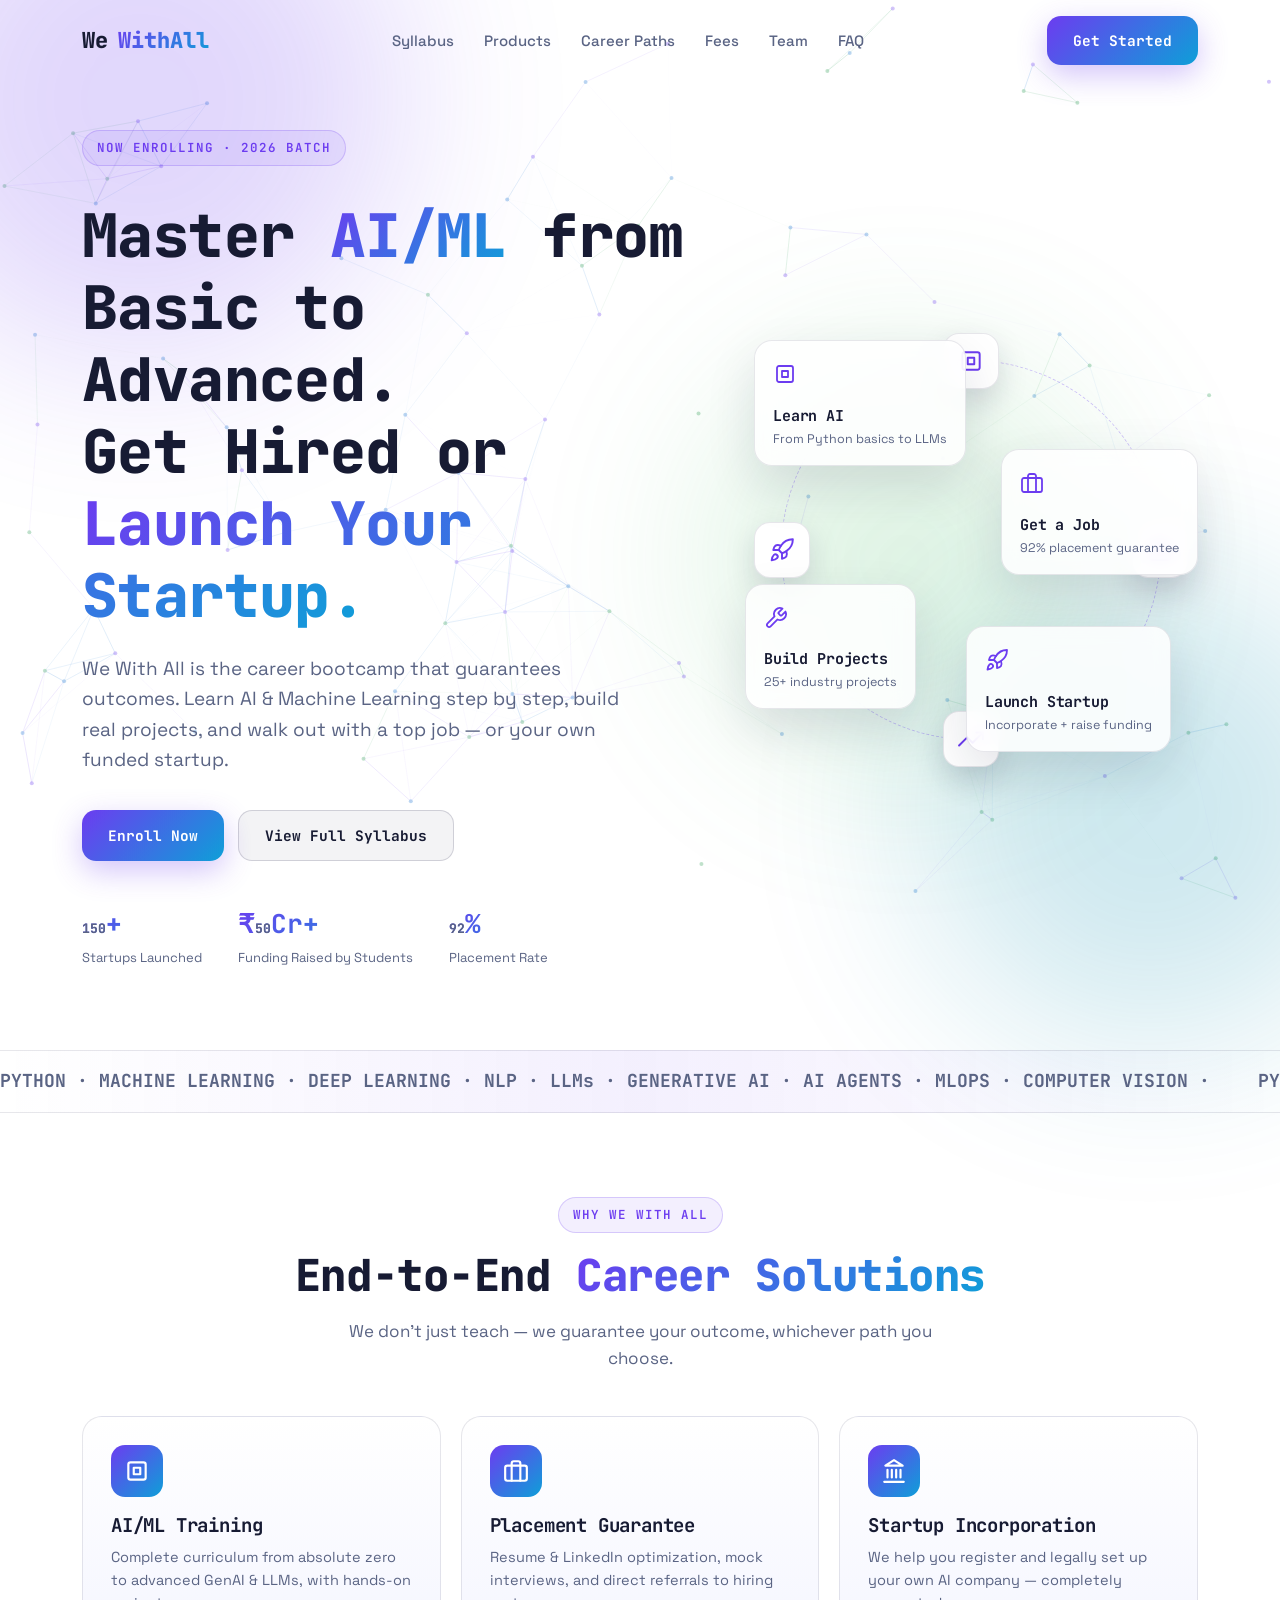
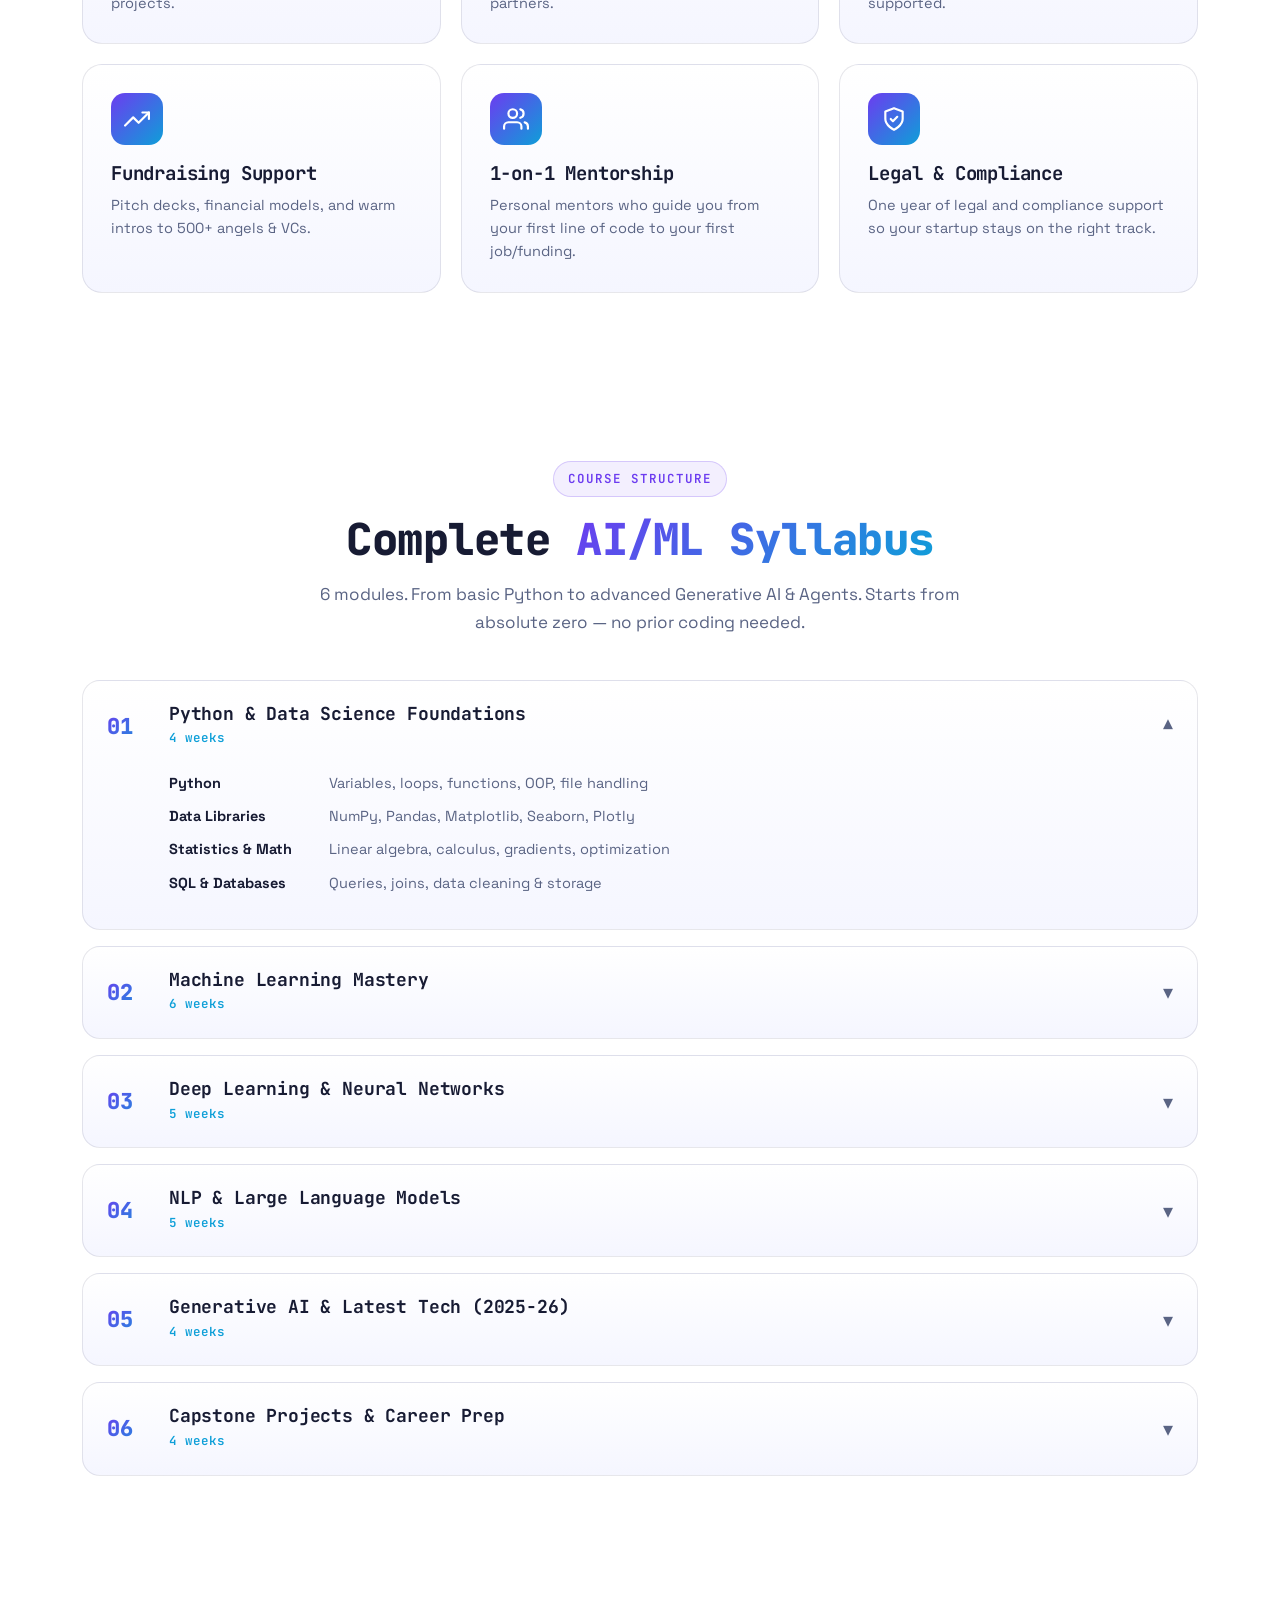
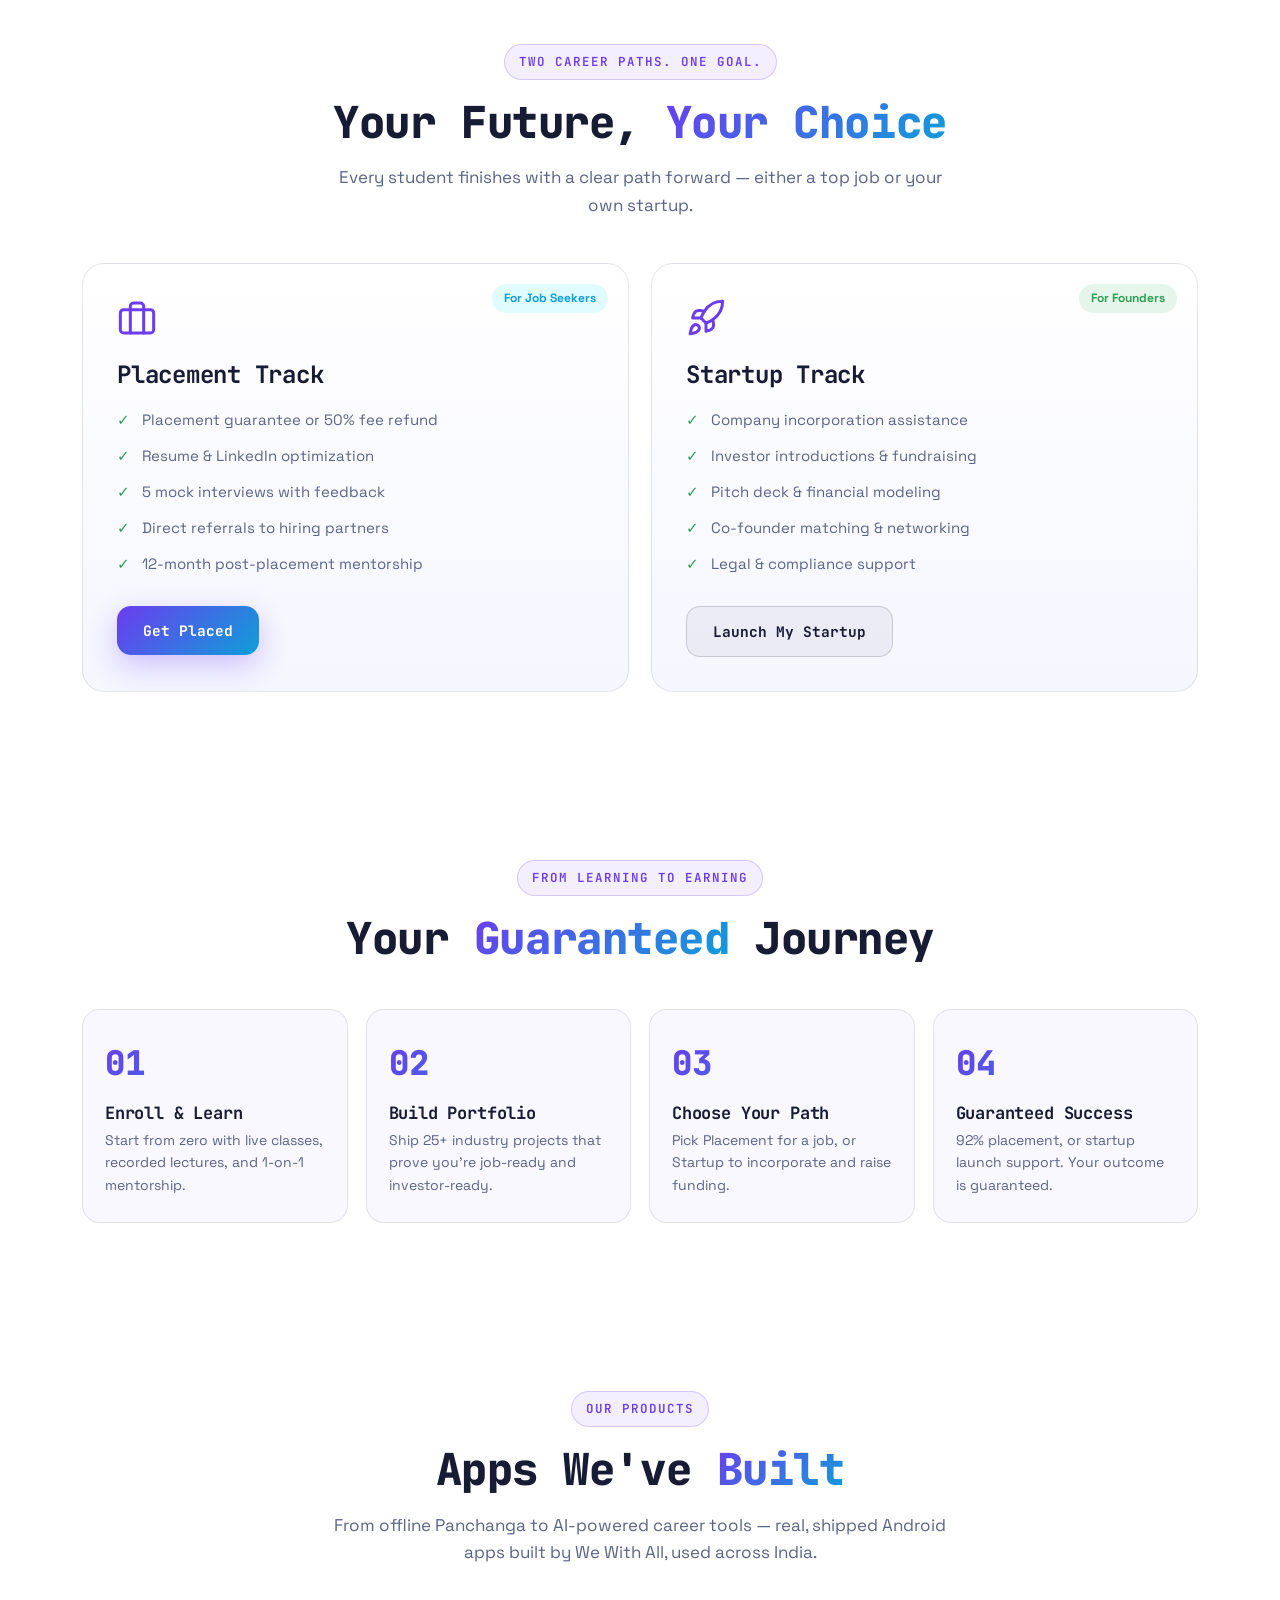
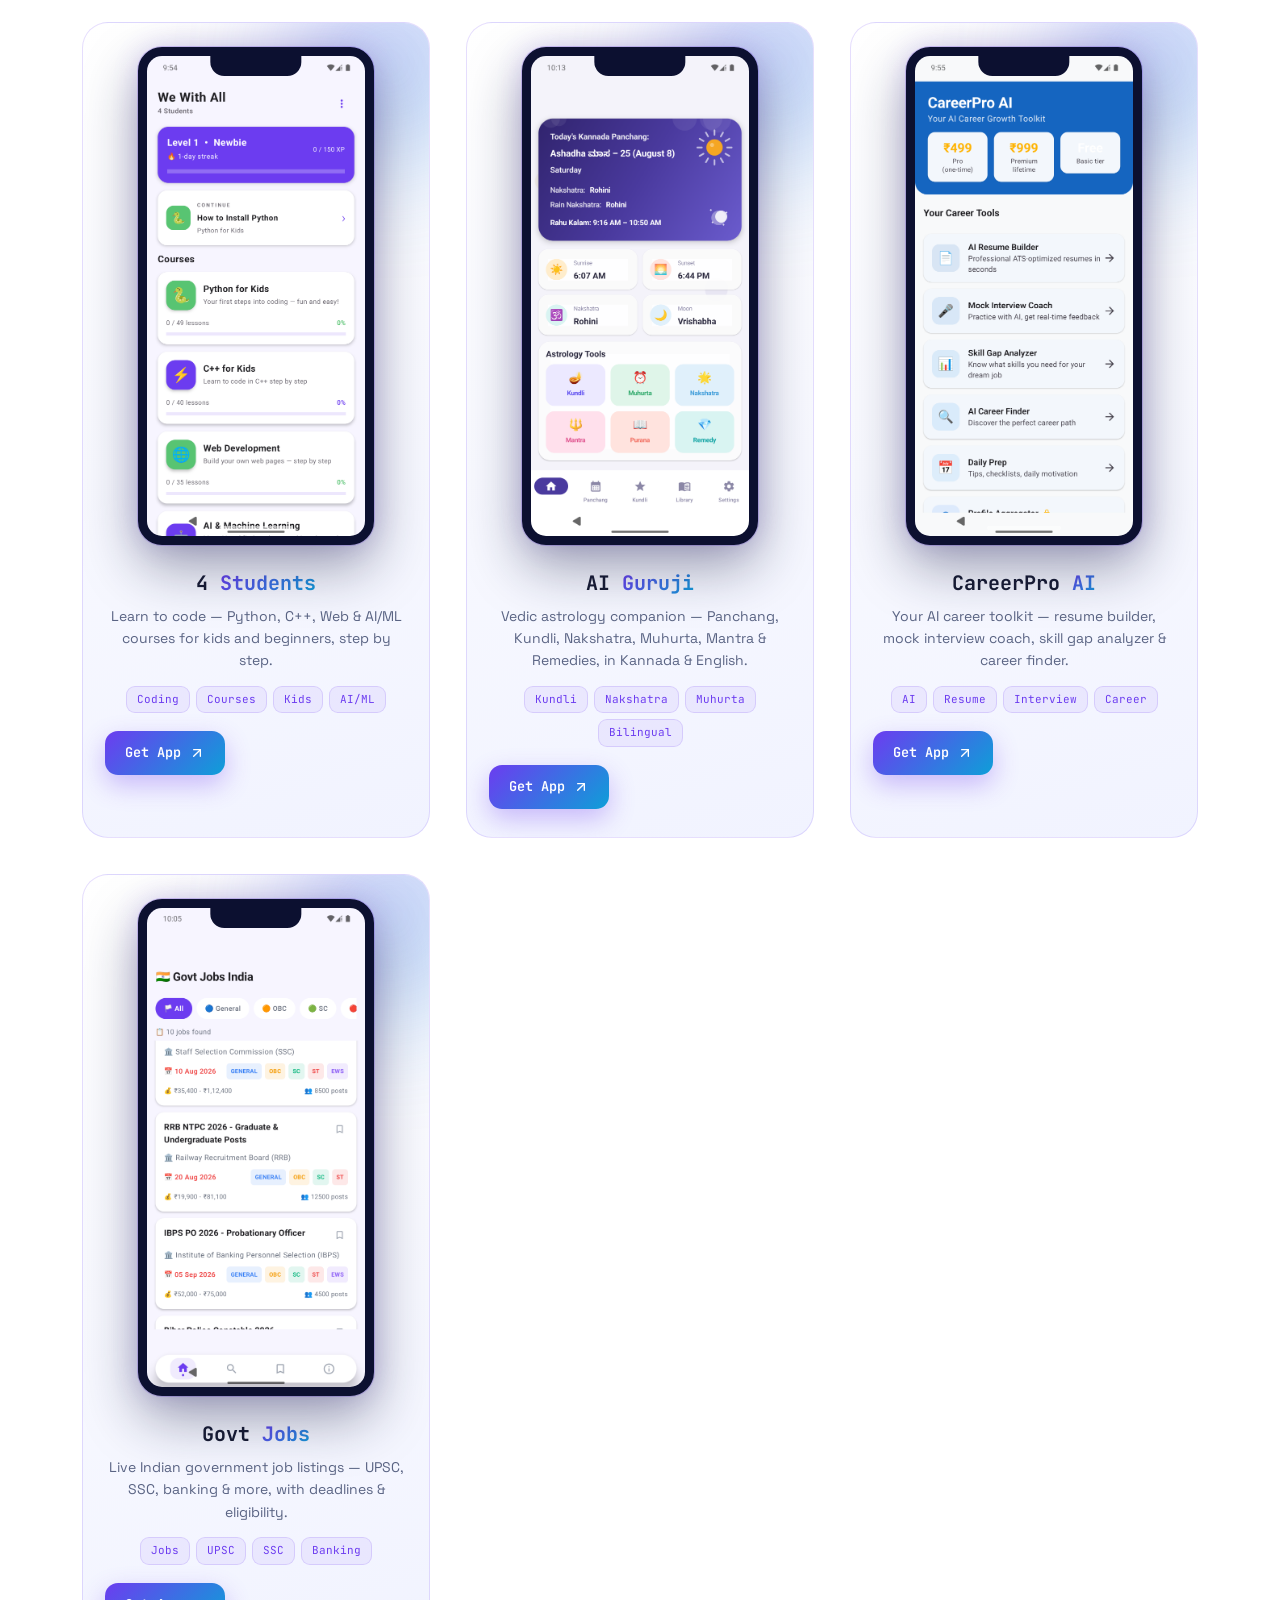
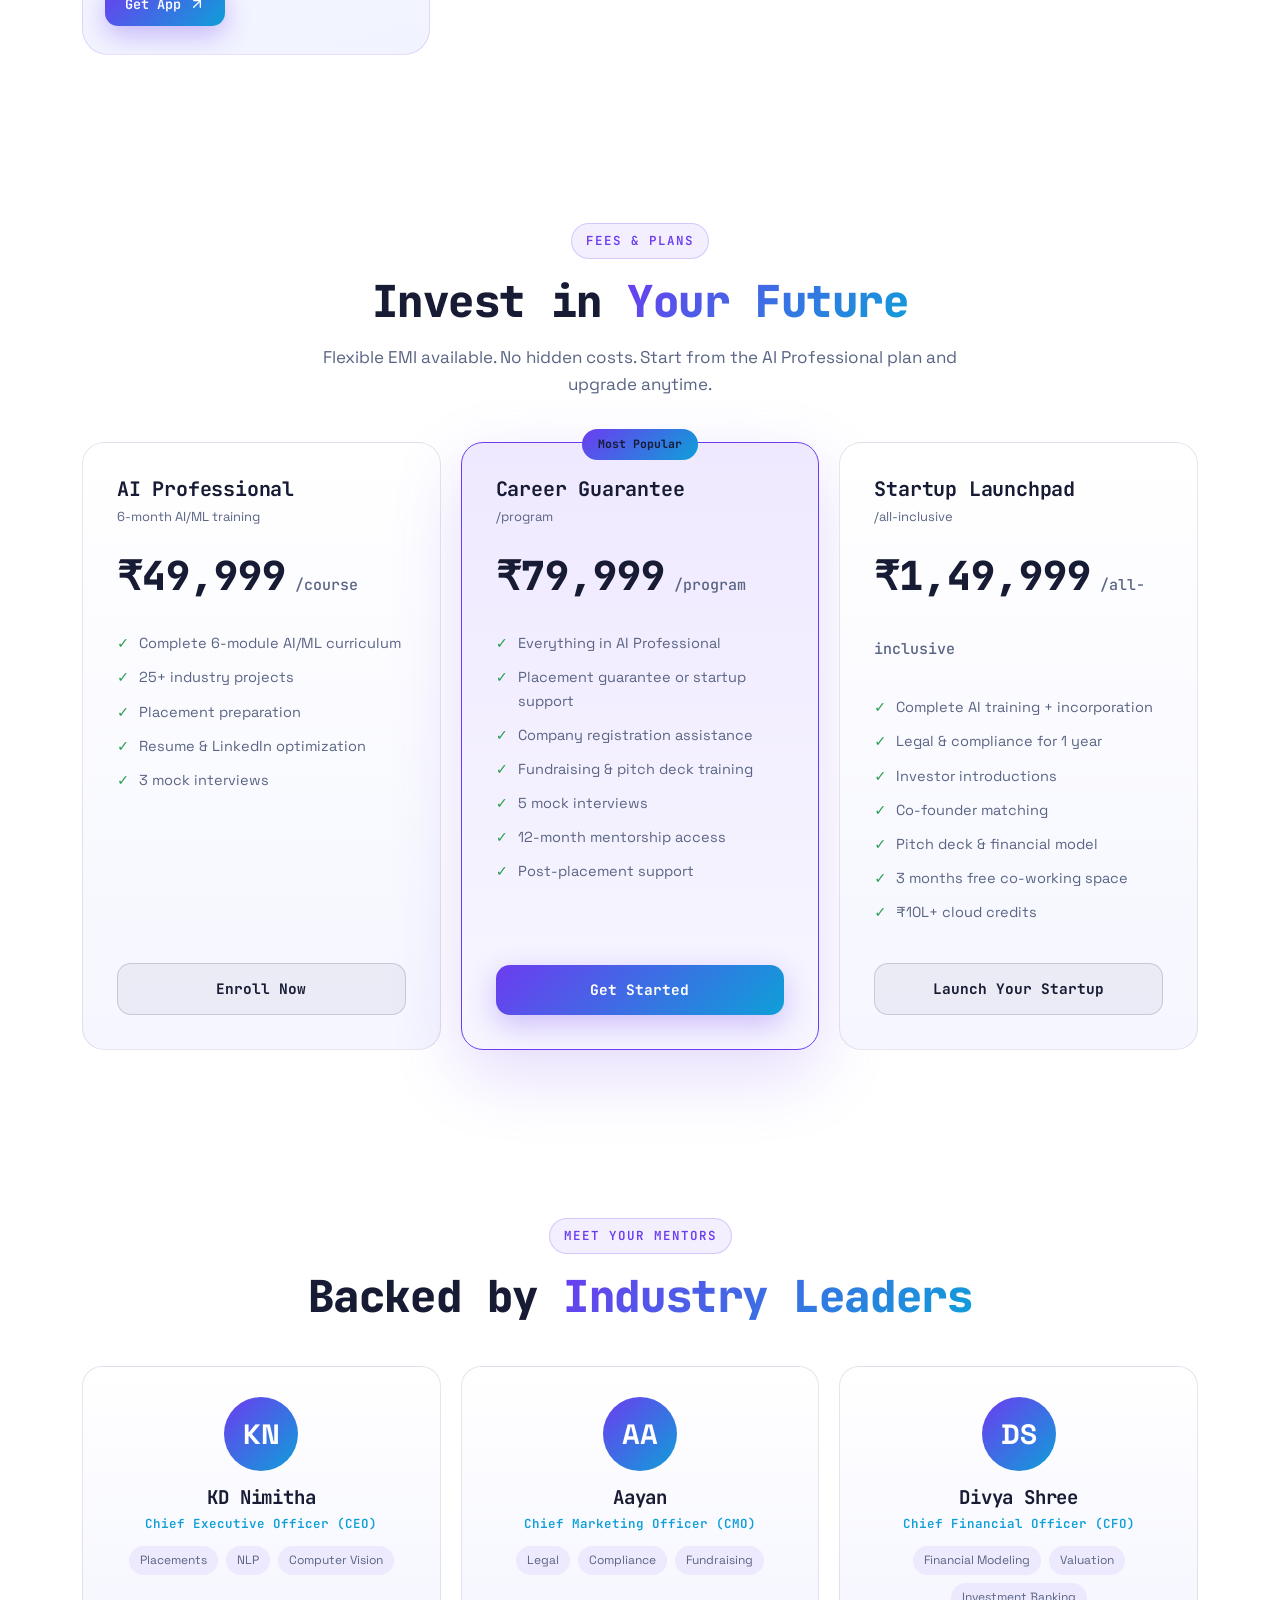
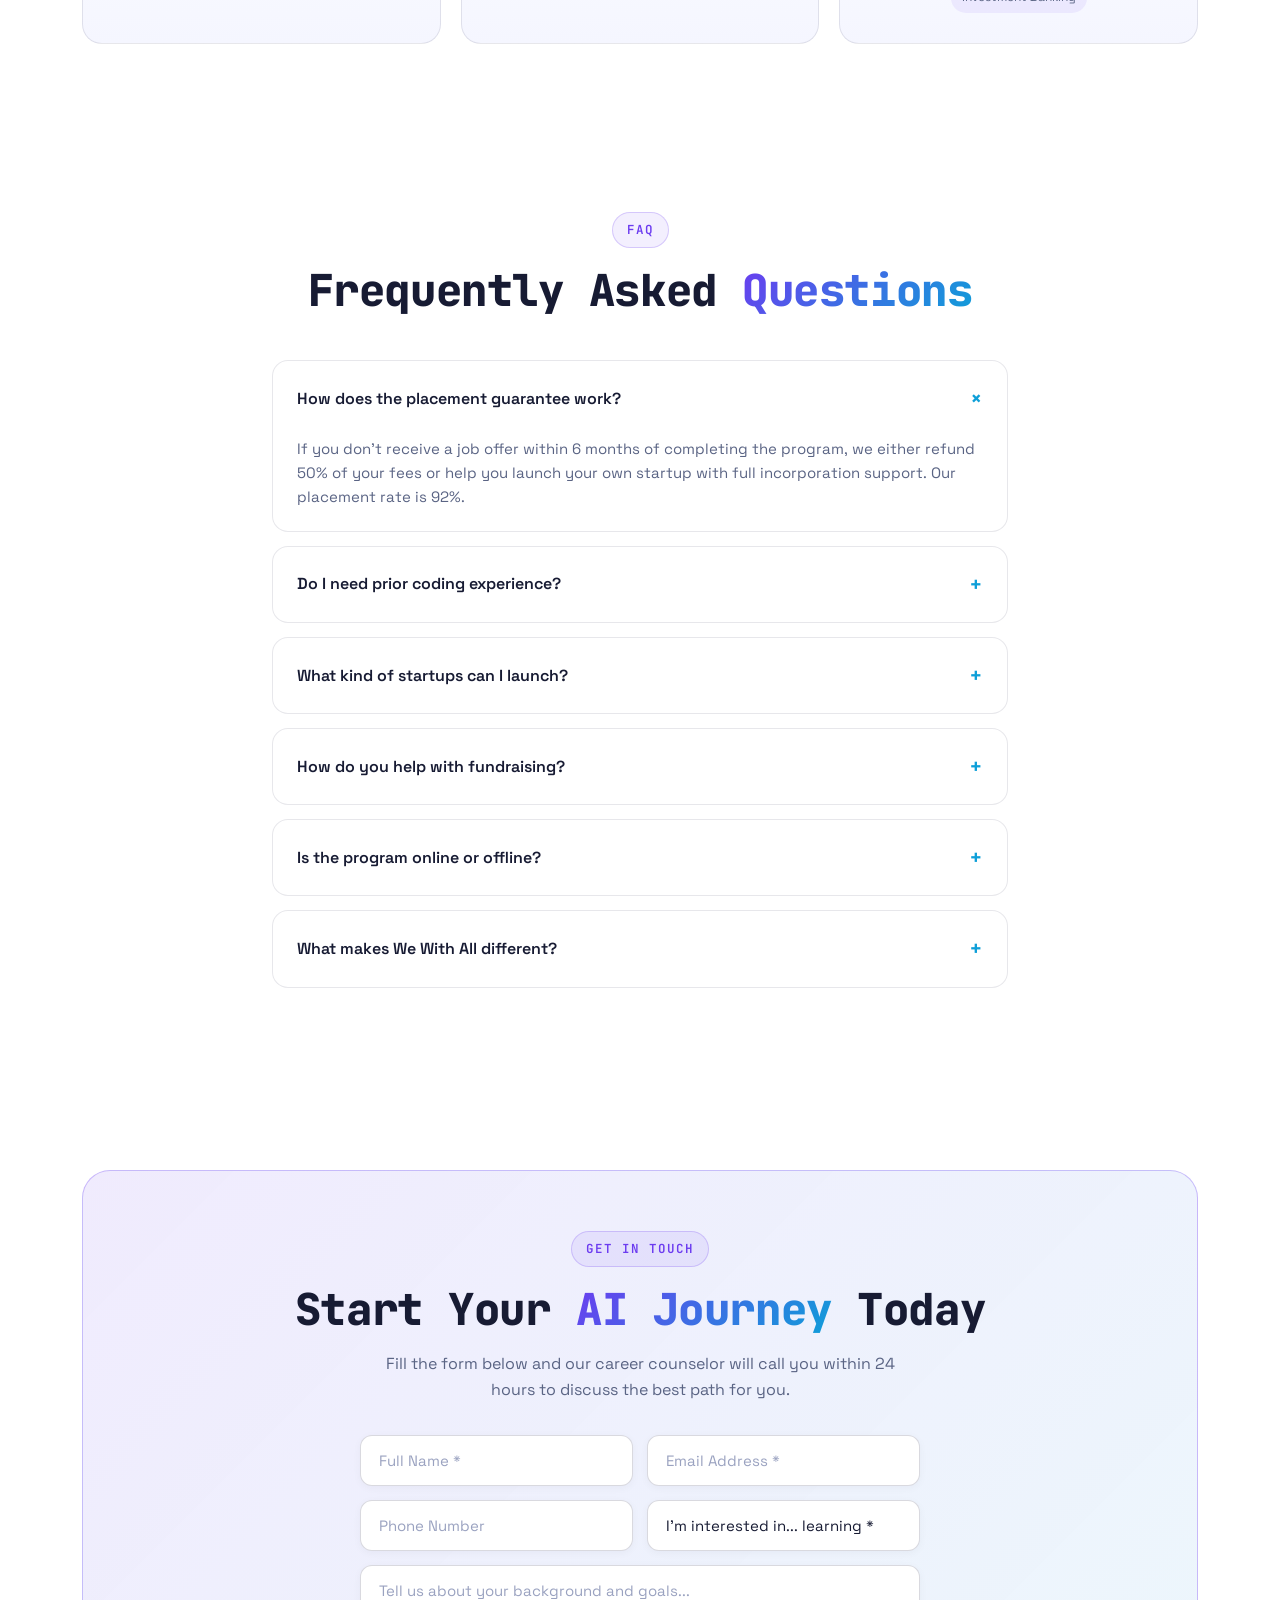
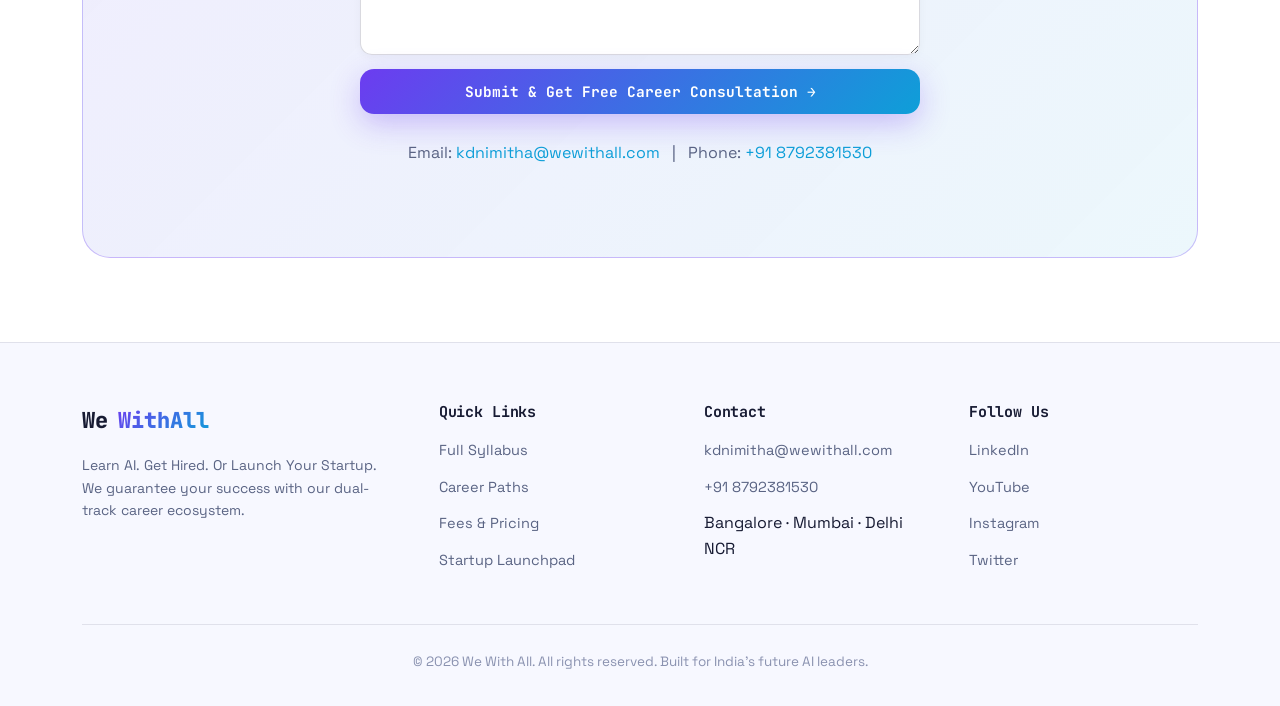
<file: index.html>
<!DOCTYPE html>
<html lang="en">
<head>
<meta charset="UTF-8">
<meta name="viewport" content="width=device-width, initial-scale=1.0">
<title>We With All — Master AI/ML. Get Hired or Launch Your Startup</title>
<meta name="description" content="We With All — Learn AI & ML from basic to advanced. Get placed at a top company or launch your own AI startup. 92% placement, 150+ startups launched.">
<link rel="preconnect" href="https://fonts.googleapis.com">
<link href="https://fonts.googleapis.com/css2?family=JetBrains+Mono:wght@400;500;600;700;800&family=Space+Grotesk:wght@400;500;600;700&display=swap" rel="stylesheet">
<style>
:root{
  --bg:#ffffff; --bg2:#f4f6ff; --card:#ffffff; --card2:#f5f6ff;
  --purple:#6C3CF0; --purple2:#8f5bff; --cyan:#0e9fd8; --green:#2e9e55;
  --pink:#e54f9c; --text:#171b33; --muted:#5a6484; --line:rgba(20,24,60,.10);
  --grad:linear-gradient(135deg,#6C3CF0,#0e9fd8);
}
*{margin:0;padding:0;box-sizing:border-box}
html{scroll-behavior:smooth}
body{font-family:'Space Grotesk',system-ui,sans-serif;background:var(--bg);color:var(--text);overflow-x:hidden;line-height:1.6}
h1,h2,h3,h4{font-family:'JetBrains Mono',monospace;line-height:1.2;letter-spacing:-.01em}
a{text-decoration:none;color:inherit}
/* ---- animated background ---- */
#particle-bg{position:fixed;inset:0;z-index:-2;background:radial-gradient(1200px 800px at 15% -10%,#eee8ff 0%,transparent 55%),radial-gradient(1100px 700px at 110% 20%,#e2f4ff 0%,transparent 55%),linear-gradient(180deg,#ffffff,#f3f5ff)}
.blob{position:fixed;z-index:-1;border-radius:50%;filter:blur(90px);opacity:.20;animation:float 18s ease-in-out infinite;pointer-events:none}
.blob.b1{width:520px;height:520px;background:#6C3CF0;top:-160px;left:-120px}
.blob.b2{width:460px;height:460px;background:#0e8fb0;bottom:-140px;right:-100px;animation-delay:-6s}
.blob.b3{width:400px;height:400px;background:#58C472;top:40%;left:55%;animation-delay:-12s;opacity:.18}
@keyframes float{0%,100%{transform:translate(0,0) scale(1)}33%{transform:translate(40px,-30px) scale(1.08)}66%{transform:translate(-30px,25px) scale(.94)}}
canvas#net{position:fixed;inset:0;z-index:-1;opacity:.50}

.container{max-width:1160px;margin:0 auto;padding:0 22px}
section{padding:84px 0;position:relative}
.badge{display:inline-flex;align-items:center;gap:8px;font-family:'JetBrains Mono',monospace;font-size:12.5px;font-weight:600;letter-spacing:.08em;text-transform:uppercase;color:var(--purple);background:rgba(108,60,240,.08);border:1px solid rgba(108,60,240,.22);padding:7px 14px;border-radius:999px;margin-bottom:16px}
.sec-title{font-size:clamp(28px,4.4vw,44px);font-weight:800;margin-bottom:16px}
.grad-text{background:var(--grad);-webkit-background-clip:text;background-clip:text;color:transparent}
.sub{color:var(--muted);max-width:640px;font-size:17px}
.center{text-align:center}
.center .sub{margin:0 auto}
.reveal{opacity:1;transform:none}
.reveal.in{animation:fadeUp .7s ease both}
@keyframes fadeUp{from{opacity:0;transform:translateY(34px)}to{opacity:1;transform:none}}

/* nav */
nav{position:fixed;top:0;left:0;right:0;z-index:100;padding:16px 0;transition:.3s}
nav.scrolled{background:rgba(255,255,255,.85);backdrop-filter:blur(14px);border-bottom:1px solid var(--line);padding:12px 0;box-shadow:0 8px 30px rgba(20,24,60,.06)}
.nav-inner{display:flex;align-items:center;justify-content:space-between}
.logo{font-family:'JetBrains Mono',monospace;font-weight:800;font-size:22px;display:flex;align-items:center;gap:10px}
.logo .dot{width:34px;height:34px;border-radius:10px;background:var(--grad);display:grid;place-items:center;font-size:17px;font-weight:800;color:#fff;box-shadow:0 6px 20px rgba(108,60,240,.5)}
.nav-links{display:flex;gap:30px;font-size:15px;font-weight:500}
.nav-links a{color:var(--muted);transition:.2s}
.nav-links a:hover{color:#6C3CF0}
.btn{padding:13px 26px;border-radius:14px;font-family:'JetBrains Mono',monospace;font-weight:700;font-size:14.5px;display:inline-flex;align-items:center;gap:9px;border:none;cursor:pointer;transition:.25s;position:relative;overflow:hidden}
.btn-grad{background:var(--grad);color:#fff;box-shadow:0 10px 30px rgba(108,60,240,.30)}
.btn-grad:hover{transform:translateY(-3px);box-shadow:0 16px 40px rgba(108,60,240,.42)}
.btn-ghost{background:rgba(20,24,60,.05);color:#171b33;border:1px solid rgba(20,24,60,.16)}
.btn-ghost:hover{background:rgba(108,60,240,.10);transform:translateY(-3px)}
.menu-btn{display:none;background:#fff;border:1px solid rgba(20,24,60,.16);color:#171b33;font-size:22px;border-radius:10px;padding:4px 12px;cursor:pointer}

/* hero */
.hero{min-height:100vh;display:flex;align-items:center;padding:130px 0 80px}
.hero-grid{display:grid;grid-template-columns:1.15fr .85fr;gap:50px;align-items:center}
.hero h1{font-size:clamp(34px,5.4vw,60px);font-weight:800;margin:18px 0 22px}
.hero .tagline{font-size:19px;color:var(--muted);margin-bottom:34px;max-width:540px}
.hero .ctas{display:flex;gap:14px;flex-wrap:wrap;margin-bottom:42px}
.trust{display:flex;gap:36px;flex-wrap:wrap}
.trust .t b{font-family:'JetBrains Mono',monospace;font-size:26px;display:block;background:var(--grad);-webkit-background-clip:text;background-clip:text;color:transparent}
.trust .t span{font-size:13px;color:var(--muted)}
.float-wrap{position:relative;min-height:420px}
.float-card{position:absolute;background:rgba(255,255,255,.85);border:1px solid var(--line);backdrop-filter:blur(10px);border-radius:18px;padding:16px 18px;box-shadow:0 20px 50px rgba(20,24,60,.12);animation:float2 7s ease-in-out infinite}
.float-card .fc-ic{font-size:26px;margin-bottom:8px}
.float-card h4{font-size:15px;margin-bottom:4px}
.float-card p{font-size:12.5px;color:var(--muted)}
.fc1{top:0;left:2%}
.fc2{top:26%;right:0;animation-delay:-2.4s}
.fc3{top:58%;left:0;animation-delay:-4.6s}
.fc4{bottom:2%;right:6%;animation-delay:-1.2s}
@keyframes float2{0%,100%{transform:translateY(0)}50%{transform:translateY(-16px)}}
.orbit{position:absolute;top:50%;left:50%;width:380px;height:380px;transform:translate(-50%,-50%);border:1px dashed rgba(108,60,240,.30);border-radius:50%;animation:spin 40s linear infinite}
@keyframes spin{to{transform:translate(-50%,-50%) rotate(360deg)}}
.orbit .oc{position:absolute;width:56px;height:56px;border-radius:16px;background:#fff;border:1px solid var(--line);display:grid;place-items:center;font-size:24px;box-shadow:0 12px 30px rgba(20,24,60,.15)}
.oc.o1{top:-28px;left:50%;margin-left:-28px}
.oc.o2{right:-28px;top:50%;margin-top:-28px}
.oc.o3{bottom:-28px;left:50%;margin-left:-28px}
.oc.o4{left:-28px;top:50%;margin-top:-28px}

/* marquee */
.marquee{overflow:hidden;background:linear-gradient(90deg,transparent,rgba(108,60,240,.08),transparent);padding:16px 0;border-top:1px solid var(--line);border-bottom:1px solid var(--line)}
.marquee-track{display:flex;gap:48px;white-space:nowrap;animation:marq 26s linear infinite}
.marquee-track span{font-family:'JetBrains Mono',monospace;font-weight:700;font-size:18px;color:var(--muted)}
@keyframes marq{to{transform:translateX(-50%)}}

/* solutions */
.sol-grid{display:grid;grid-template-columns:repeat(3,1fr);gap:20px;margin-top:44px}
.sol{background:linear-gradient(180deg,var(--card),var(--card2));border:1px solid var(--line);border-radius:20px;padding:28px;transition:.3s;position:relative;overflow:hidden}
.sol:hover{transform:translateY(-8px);border-color:rgba(108,60,240,.5);box-shadow:0 22px 50px rgba(20,24,60,.10)}
.sol .ic{width:52px;height:52px;border-radius:14px;background:var(--grad);display:grid;place-items:center;font-size:24px;margin-bottom:18px}
.sol h3{font-size:19px;margin-bottom:8px}
.sol p{color:var(--muted);font-size:14.5px}

/* syllabus */
.mod-list{margin-top:44px;display:flex;flex-direction:column;gap:16px}
.mod{background:linear-gradient(180deg,var(--card),var(--card2));border:1px solid var(--line);border-radius:18px;overflow:hidden}
.mod-head{display:flex;align-items:center;gap:18px;padding:22px 24px;cursor:pointer}
.mod-head .num{font-family:'JetBrains Mono',monospace;font-weight:800;font-size:22px;background:var(--grad);-webkit-background-clip:text;background-clip:text;color:transparent;min-width:44px}
.mod-head .info{flex:1}
.mod-head h3{font-size:18px}
.mod-head .weeks{font-family:'JetBrains Mono',monospace;font-size:12.5px;color:var(--cyan);font-weight:600}
.mod-head .arrow{transition:.3s;color:var(--muted);font-size:20px}
.mod.open .arrow{transform:rotate(180deg)}
.mod-body{max-height:0;overflow:hidden;transition:max-height .4s ease}
.mod.open .mod-body{max-height:900px}
.mod-body-inner{padding:0 24px 24px 86px}
.topic{display:flex;gap:10px;margin-bottom:10px}
.topic b{color:var(--text);font-size:14.5px;min-width:150px}
.topic span{color:var(--muted);font-size:14.5px}

/* paths */
.paths{display:grid;grid-template-columns:1fr 1fr;gap:22px;margin-top:44px}
.path{background:linear-gradient(180deg,var(--card),var(--card2));border:1px solid var(--line);border-radius:22px;padding:34px;position:relative;overflow:hidden;transition:.3s}
.path:hover{transform:translateY(-6px)}
.path .tag{position:absolute;top:20px;right:20px;font-size:12px;font-weight:700;padding:5px 12px;border-radius:999px}
.path.place .tag{background:rgba(56,232,255,.15);color:var(--cyan)}
.path.startup .tag{background:rgba(88,196,114,.15);color:var(--green)}
.path h3{font-size:24px;margin:10px 0 6px}
.path ul{list-style:none;margin-top:18px}
.path li{display:flex;gap:12px;align-items:flex-start;margin-bottom:12px;color:var(--muted);font-size:15px}
.path li::before{content:"✓";color:var(--green);font-weight:800;flex-shrink:0}

/* journey */
.journey-grid{display:grid;grid-template-columns:repeat(4,1fr);gap:18px;margin-top:44px;counter-reset:j}
.step{background:rgba(108,60,240,.04);border:1px solid var(--line);border-radius:18px;padding:26px 22px;position:relative;transition:.3s}
.step:hover{transform:translateY(-6px);border-color:rgba(108,60,240,.5)}
.step::before{counter-increment:j;content:"0" counter(j);font-family:'JetBrains Mono',monospace;font-weight:800;font-size:34px;background:var(--grad);-webkit-background-clip:text;background-clip:text;color:transparent;display:block;margin-bottom:12px}
.step h4{font-size:17px;margin-bottom:6px}
.step p{color:var(--muted);font-size:14px}

/* pricing */
.price-grid{display:grid;grid-template-columns:repeat(3,1fr);gap:20px;margin-top:44px;align-items:stretch}
.price{background:linear-gradient(180deg,var(--card),var(--card2));border:1px solid var(--line);border-radius:22px;padding:34px;display:flex;flex-direction:column;transition:.3s;position:relative}
.price:hover{transform:translateY(-8px)}
.price.pop{background:linear-gradient(180deg,#efe9ff,#f7f6ff);border:1.5px solid var(--purple);box-shadow:0 24px 70px rgba(108,60,240,.18);transform:scale(1.03)}
.price .pop-tag{position:absolute;top:-14px;left:50%;transform:translateX(-50%);background:var(--grad);padding:6px 16px;border-radius:999px;font-family:'JetBrains Mono',monospace;font-size:11.5px;font-weight:700}
.price h3{font-size:20px;margin-bottom:6px}
.price .billed{font-size:13px;color:var(--muted)}
.price .amount{font-family:'JetBrains Mono',monospace;font-weight:800;font-size:40px;margin:16px 0 4px}
.price .amount small{font-size:15px;color:var(--muted);font-weight:500}
.price ul{list-style:none;margin:20px 0 28px;flex:1}
.price li{display:flex;gap:10px;margin-bottom:11px;font-size:14.5px;color:var(--muted);align-items:flex-start}
.price li::before{content:"✓";color:var(--green);font-weight:800;flex-shrink:0}
.price .btn{justify-content:center}

/* apps — futuristic product page */
.apps-sec{position:relative}
.apps-grid{display:grid;grid-template-columns:repeat(3,1fr);gap:36px;margin-top:56px}
.app-card{background:linear-gradient(165deg,#ffffff,#f1f3ff);border:1px solid rgba(108,60,240,.16);border-radius:26px;padding:24px 22px 28px;position:relative;transition:.35s;overflow:hidden}
.app-card .glow{position:absolute;width:200px;height:200px;border-radius:50%;filter:blur(60px);opacity:.35;top:-60px;right:-60px;background:var(--grad);pointer-events:none;transition:.4s}
.app-card:hover{transform:translateY(-12px);box-shadow:0 34px 70px rgba(108,60,240,.24);border-color:rgba(108,60,240,.5)}
.app-card:hover .glow{opacity:.55;transform:scale(1.2)}
.phone{width:78%;margin:0 auto 22px;aspect-ratio:9/19;border-radius:24px;overflow:hidden;border:9px solid #0c1030;background:#0c1030;box-shadow:0 22px 55px rgba(20,24,60,.4),0 0 0 1px rgba(108,60,240,.25),0 0 26px rgba(108,60,240,.18);position:relative;transition:.35s}
.app-card:hover .phone{transform:translateY(-4px) scale(1.02);box-shadow:0 28px 60px rgba(20,24,60,.45),0 0 0 1px rgba(14,159,216,.5),0 0 40px rgba(108,60,240,.35)}
.phone img{width:100%;height:100%;object-fit:cover;display:block}
.phone .notch{position:absolute;top:0;left:50%;transform:translateX(-50%);width:42%;height:20px;background:#0c1030;border-radius:0 0 14px 14px;z-index:2}
.phone .bar{position:absolute;bottom:6px;left:50%;transform:translateX(-50%);width:34%;height:4px;border-radius:4px;background:rgba(255,255,255,.55);z-index:2}
.app-name{font-family:'JetBrains Mono',monospace;font-weight:700;font-size:20px;margin-bottom:6px;text-align:center}
.app-name .grad{background:var(--grad);-webkit-background-clip:text;background-clip:text;color:transparent}
.app-tagline{color:var(--muted);font-size:14px;text-align:center;margin-bottom:14px;min-height:42px}
.app-tags{display:flex;gap:6px;flex-wrap:wrap;justify-content:center;margin-bottom:18px}
.app-tags span{font-family:'JetBrains Mono',monospace;font-size:11px;background:rgba(108,60,240,.07);color:var(--purple);padding:4px 10px;border-radius:9px;border:1px solid rgba(108,60,240,.16)}
.app-link{font-family:'JetBrains Mono',monospace;font-weight:600;font-size:13.5px;color:#fff;background:var(--grad);padding:11px 20px;border-radius:13px;display:inline-flex;align-items:center;gap:8px;box-shadow:0 10px 26px rgba(108,60,240,.32);margin:0 auto;width:fit-content;transition:.25s}
.app-link:hover{transform:translateY(-2px);box-shadow:0 14px 32px rgba(108,60,240,.42)}
.app-link svg{transition:.25s}
.app-link:hover svg{transform:translateX(3px)}

/* team */
.team-grid{display:grid;grid-template-columns:repeat(3,1fr);gap:20px;margin-top:44px}
.member{background:linear-gradient(180deg,var(--card),var(--card2));border:1px solid var(--line);border-radius:20px;padding:30px;text-align:center;transition:.3s}
.member:hover{transform:translateY(-6px)}
.member .av{width:74px;height:74px;border-radius:50%;background:var(--grad);margin:0 auto 16px;display:grid;place-items:center;font-size:28px;font-weight:800;color:#fff}
.member h3{font-size:19px}
.member .role{font-family:'JetBrains Mono',monospace;color:var(--cyan);font-size:12.5px;font-weight:600;margin:4px 0 12px}
.member .tags{display:flex;gap:8px;justify-content:center;flex-wrap:wrap}
.member .tags span{font-size:12px;background:rgba(108,60,240,.08);padding:5px 11px;border-radius:999px;color:var(--muted)}

/* faq */
.faq{max-width:780px;margin:44px auto 0}
.faq-item{border:1px solid var(--line);border-radius:16px;margin-bottom:14px;overflow:hidden;background:rgba(255,255,255,.6)}
.faq-q{padding:20px 24px;font-weight:600;font-size:16px;cursor:pointer;display:flex;justify-content:space-between;align-items:center;gap:14px}
.faq-q .fplus{transition:.3s;color:var(--cyan);font-size:22px;flex-shrink:0}
.faq-item.open .fplus{transform:rotate(45deg)}
.faq-a{max-height:0;overflow:hidden;transition:max-height .4s ease}
.faq-item.open .faq-a{max-height:300px}
.faq-a p{padding:0 24px 22px;color:var(--muted);font-size:15px}

/* cta / contact */
.cta-sec{text-align:center}
.cta-card{background:linear-gradient(135deg,rgba(108,60,240,.10),rgba(14,159,216,.08));border:1px solid rgba(108,60,240,.30);border-radius:28px;padding:60px 40px;position:relative;overflow:hidden}
.cta-card h2{font-size:clamp(28px,4.4vw,44px);font-weight:800;margin-bottom:16px}
.cta-card p{color:var(--muted);max-width:520px;margin:0 auto 32px}
.form{max-width:560px;margin:0 auto;display:flex;flex-direction:column;gap:14px}
.form input,.form select,.form textarea{width:100%;background:#fff;border:1px solid rgba(20,24,60,.16);border-radius:12px;padding:15px 18px;color:#171b33;font-family:'Space Grotesk',sans-serif;font-size:15px;box-shadow:0 2px 8px rgba(20,24,60,.04)}
.form input::placeholder,.form textarea::placeholder{color:#9aa2c0}
.form input:focus,.form select:focus,.form textarea:focus{outline:none;border-color:var(--purple);box-shadow:0 0 0 3px rgba(108,60,240,.15)}
.form select{appearance:none;color:#171b33}
.form select option{background:#fff;color:#171b33}
.form textarea{resize:vertical;min-height:90px}
.form .row{display:grid;grid-template-columns:1fr 1fr;gap:14px}

/* footer */
footer{border-top:1px solid var(--line);padding:60px 0 34px;background:rgba(244,246,255,.7)}
.foot{display:grid;grid-template-columns:1.4fr 1fr 1fr 1fr;gap:36px;margin-bottom:40px}
.foot h4{font-size:15px;margin-bottom:16px}
.foot p{color:var(--muted);font-size:14px;max-width:300px}
.foot ul{list-style:none}
.foot li{margin-bottom:11px}
.foot a{color:var(--muted);font-size:14.5px;transition:.2s}
.foot a:hover{color:#6C3CF0}
.copy{text-align:center;color:#8a92b0;font-size:13.5px;border-top:1px solid var(--line);padding-top:26px}

@media(max-width:900px){
  .nav-links{display:none}
  .menu-btn{display:block}
  .hero-grid{grid-template-columns:1fr}
  .sol-grid,.team-grid{grid-template-columns:1fr 1fr}
  .apps-grid{grid-template-columns:1fr 1fr}
  .price-grid,.journey-grid{grid-template-columns:1fr 1fr}
  .paths{grid-template-columns:1fr}
  .float-wrap{display:none}
  .foot{grid-template-columns:1fr 1fr}
}
@media(max-width:560px){
  .sol-grid,.team-grid,.price-grid,.journey-grid{grid-template-columns:1fr}
  .apps-grid{grid-template-columns:1fr}
  .foot{grid-template-columns:1fr}
  .form .row{grid-template-columns:1fr}
}
/* ---- app detail modal (opened by clicking an app card) ---- */
.app-card.tappable{cursor:pointer}
.modal-ov{position:fixed;inset:0;z-index:300;background:rgba(12,15,35,.66);backdrop-filter:blur(8px);display:none;align-items:center;justify-content:center;padding:22px}
.modal-ov.open{display:flex}
.modal-box{background:#fff;border-radius:24px;max-width:900px;width:100%;max-height:88vh;overflow:auto;position:relative;padding:32px 34px 36px;animation:modalIn .3s ease;box-shadow:0 40px 100px rgba(10,12,40,.5)}
@keyframes modalIn{from{opacity:0;transform:translateY(24px) scale(.97)}to{opacity:1;transform:none}}
.modal-x{position:absolute;top:14px;right:14px;width:40px;height:40px;border:none;border-radius:12px;background:#f1f2fb;color:#171b33;font-size:20px;cursor:pointer;line-height:1}
.modal-x:hover{background:#e6e8f8}
.modal-h2{font-family:'Sora',sans-serif;font-size:26px;font-weight:800;margin:0 0 4px;padding-right:44px}
.modal-tag{display:inline-block;font-family:'JetBrains Mono',monospace;font-size:11.5px;font-weight:700;letter-spacing:.06em;text-transform:uppercase;color:#6C3CF0;background:rgba(108,60,240,.08);padding:4px 12px;border-radius:999px;margin:6px 0 14px}
.modal-desc{color:var(--muted);font-size:15px;line-height:1.65;max-width:680px;margin:0 0 16px}
.modal-chips{display:flex;gap:8px;flex-wrap:wrap;margin-bottom:24px}
.modal-chips span{font-family:'JetBrains Mono',monospace;font-size:12px;background:#f0f1fa;border:1px solid var(--line);padding:6px 12px;border-radius:999px;color:#3a4168}
.modal-main{background:#0f1226;border-radius:18px;overflow:hidden;display:flex;justify-content:center;align-items:center;margin-bottom:14px}
.modal-main img{height:470px;max-width:100%;object-fit:cover;display:block}
.modal-thumbs{display:flex;gap:10px;flex-wrap:wrap;margin-bottom:22px}
.modal-thumbs img{height:160px;width:74px;object-fit:cover;border-radius:11px;border:2px solid transparent;cursor:pointer;transition:.2s}
.modal-thumbs img.active{border-color:var(--purple);box-shadow:0 6px 18px rgba(108,60,240,.3)}
.modal-thumbs img:hover{transform:translateY(-3px)}
.modal-cta{display:inline-flex;align-items:center;gap:8px;font-family:'JetBrains Mono',monospace;font-weight:600;font-size:14px;color:#fff;background:var(--grad);padding:12px 22px;border-radius:13px;box-shadow:0 10px 26px rgba(108,60,240,.32);transition:.25s}
.modal-cta:hover{transform:translateY(-2px);box-shadow:0 14px 32px rgba(108,60,240,.42)}
@media(max-width:640px){.modal-main img{height:360px}.modal-box{padding:26px 18px 28px}}
</style>
</head>
<body>
<canvas id="net"></canvas>
<div class="blob b1"></div><div class="blob b2"></div><div class="blob b3"></div>

<!-- NAV -->
<nav id="nav">
  <div class="container nav-inner">
    <div class="logo">We<span class="grad-text">WithAll</span></div>
    <div class="nav-links" id="navLinks">
      <a href="#syllabus">Syllabus</a>
      <a href="#products">Products</a>
      <a href="#paths">Career Paths</a>
      <a href="#pricing">Fees</a>
      <a href="#team">Team</a>
      <a href="#faq">FAQ</a>
    </div>
    <a class="btn btn-grad" href="#contact">Get Started</a>
    <button class="menu-btn" id="menuBtn" aria-label="Menu"><svg width="22" height="22" viewBox="0 0 24 24" fill="none" stroke="#171b33" stroke-width="2" stroke-linecap="round"><line x1="3" y1="6" x2="21" y2="6"/><line x1="3" y1="12" x2="21" y2="12"/><line x1="3" y1="18" x2="21" y2="18"/></svg></button>
  </div>
</nav>

<!-- HERO -->
<header class="hero">
  <div class="container hero-grid">
    <div>
      <span class="badge">Now Enrolling · 2026 Batch</span>
      <h1>Master <span class="grad-text">AI/ML</span> from Basic to Advanced.<br>Get Hired or <span class="grad-text">Launch Your Startup.</span></h1>
      <p class="tagline">We With All is the career bootcamp that guarantees outcomes. Learn AI & Machine Learning step by step, build real projects, and walk out with a top job — or your own funded startup.</p>
      <div class="ctas">
        <a class="btn btn-grad" href="#contact">Enroll Now</a>
        <a class="btn btn-ghost" href="#syllabus">View Full Syllabus</a>
      </div>
      <div class="trust">
        <div class="t"><b><span data-count="150">150</span>+</b><span>Startups Launched</span></div>
        <div class="t"><b>₹<span data-count="50">50</span>Cr+</b><span>Funding Raised by Students</span></div>
        <div class="t"><b><span data-count="92">92</span>%</b><span>Placement Rate</span></div>
      </div>
    </div>
    <div class="float-wrap">
      <div class="orbit">
        <div class="oc o1"><svg width="26" height="26" viewBox="0 0 24 24" fill="none" stroke="#6C3CF0" stroke-width="1.8" stroke-linecap="round" stroke-linejoin="round"><rect x="4" y="4" width="16" height="16" rx="2"/><rect x="9" y="9" width="6" height="6"/></svg></div><div class="oc o2"><svg width="26" height="26" viewBox="0 0 24 24" fill="none" stroke="#6C3CF0" stroke-width="1.8" stroke-linecap="round" stroke-linejoin="round"><rect x="3" y="11" width="18" height="10" rx="2"/><circle cx="12" cy="5" r="2"/><path d="M12 7v4"/><line x1="8" y1="15" x2="8" y2="15.01"/><line x1="16" y1="15" x2="16" y2="15.01"/></svg></div><div class="oc o3"><svg width="26" height="26" viewBox="0 0 24 24" fill="none" stroke="#6C3CF0" stroke-width="1.8" stroke-linecap="round" stroke-linejoin="round"><polyline points="23 6 13.5 15.5 8.5 10.5 1 18"/><polyline points="17 6 23 6 23 12"/></svg></div><div class="oc o4"><svg width="26" height="26" viewBox="0 0 24 24" fill="none" stroke="#6C3CF0" stroke-width="1.8" stroke-linecap="round" stroke-linejoin="round"><path d="M4.5 16.5c-1.5 1.26-2 5-2 5s3.74-.5 5-2c.71-.84.7-2.13-.09-2.91a2.18 2.18 0 0 0-2.91-.09z"/><path d="m12 15-3-3a22 22 0 0 1 2-3.95A12.88 12.88 0 0 1 22 2c0 2.72-.78 7.5-6 11a22.35 22.35 0 0 1-4 2z"/><path d="M9 12H4s.55-3.03 2-4c1.62-1.08 5 0 5 0"/><path d="M12 15v5s3.03-.55 4-2c1.08-1.62 0-5 0-5"/></svg></div>
      </div>
      <div class="float-card fc1"><div class="fc-ic"><svg width="24" height="24" viewBox="0 0 24 24" fill="none" stroke="#6C3CF0" stroke-width="1.8" stroke-linecap="round" stroke-linejoin="round"><rect x="4" y="4" width="16" height="16" rx="2"/><rect x="9" y="9" width="6" height="6"/></svg></div><h4>Learn AI</h4><p>From Python basics to LLMs</p></div>
      <div class="float-card fc2"><div class="fc-ic"><svg width="24" height="24" viewBox="0 0 24 24" fill="none" stroke="#6C3CF0" stroke-width="1.8" stroke-linecap="round" stroke-linejoin="round"><rect x="2" y="7" width="20" height="14" rx="2"/><path d="M16 21V5a2 2 0 0 0-2-2h-4a2 2 0 0 0-2 2v16"/></svg></div><h4>Get a Job</h4><p>92% placement guarantee</p></div>
      <div class="float-card fc3"><div class="fc-ic"><svg width="24" height="24" viewBox="0 0 24 24" fill="none" stroke="#6C3CF0" stroke-width="1.8" stroke-linecap="round" stroke-linejoin="round"><path d="M14.7 6.3a1 1 0 0 0 0 1.4l1.6 1.6a1 1 0 0 0 1.4 0l3.77-3.77a6 6 0 0 1-7.94 7.94l-6.91 6.91a2.12 2.12 0 0 1-3-3l6.91-6.91a6 6 0 0 1 7.94-7.94l-3.76 3.76z"/></svg></div><h4>Build Projects</h4><p>25+ industry projects</p></div>
      <div class="float-card fc4"><div class="fc-ic"><svg width="24" height="24" viewBox="0 0 24 24" fill="none" stroke="#6C3CF0" stroke-width="1.8" stroke-linecap="round" stroke-linejoin="round"><path d="M4.5 16.5c-1.5 1.26-2 5-2 5s3.74-.5 5-2c.71-.84.7-2.13-.09-2.91a2.18 2.18 0 0 0-2.91-.09z"/><path d="m12 15-3-3a22 22 0 0 1 2-3.95A12.88 12.88 0 0 1 22 2c0 2.72-.78 7.5-6 11a22.35 22.35 0 0 1-4 2z"/><path d="M9 12H4s.55-3.03 2-4c1.62-1.08 5 0 5 0"/><path d="M12 15v5s3.03-.55 4-2c1.08-1.62 0-5 0-5"/></svg></div><h4>Launch Startup</h4><p>Incorporate + raise funding</p></div>
    </div>
  </div>
</header>

<div class="marquee"><div class="marquee-track" id="mq">
  <span>PYTHON · MACHINE LEARNING · DEEP LEARNING · NLP · LLMs · GENERATIVE AI · AI AGENTS · MLOPS · COMPUTER VISION · </span>
  <span>PYTHON · MACHINE LEARNING · DEEP LEARNING · NLP · LLMs · GENERATIVE AI · AI AGENTS · MLOPS · COMPUTER VISION · </span>
</div></div>

<!-- SOLUTIONS -->
<section id="solutions">
  <div class="container center">
    <span class="badge">Why We With All</span>
    <h2 class="sec-title">End-to-End <span class="grad-text">Career Solutions</span></h2>
    <p class="sub">We don't just teach — we guarantee your outcome, whichever path you choose.</p>
  </div>
  <div class="container sol-grid">
    <div class="sol reveal"><div class="ic"><svg width="26" height="26" viewBox="0 0 24 24" fill="none" stroke="#fff" stroke-width="2" stroke-linecap="round" stroke-linejoin="round"><rect x="4" y="4" width="16" height="16" rx="2"/><rect x="9" y="9" width="6" height="6"/></svg></div><h3>AI/ML Training</h3><p>Complete curriculum from absolute zero to advanced GenAI & LLMs, with hands-on projects.</p></div>
    <div class="sol reveal"><div class="ic"><svg width="26" height="26" viewBox="0 0 24 24" fill="none" stroke="#fff" stroke-width="2" stroke-linecap="round" stroke-linejoin="round"><rect x="2" y="7" width="20" height="14" rx="2"/><path d="M16 21V5a2 2 0 0 0-2-2h-4a2 2 0 0 0-2 2v16"/></svg></div><h3>Placement Guarantee</h3><p>Resume & LinkedIn optimization, mock interviews, and direct referrals to hiring partners.</p></div>
    <div class="sol reveal"><div class="ic"><svg width="26" height="26" viewBox="0 0 24 24" fill="none" stroke="#fff" stroke-width="2" stroke-linecap="round" stroke-linejoin="round"><line x1="3" y1="22" x2="21" y2="22"/><line x1="6" y1="18" x2="6" y2="11"/><line x1="10" y1="18" x2="10" y2="11"/><line x1="14" y1="18" x2="14" y2="11"/><line x1="18" y1="18" x2="18" y2="11"/><polygon points="12 2 20 7 4 7"/></svg></div><h3>Startup Incorporation</h3><p>We help you register and legally set up your own AI company — completely supported.</p></div>
    <div class="sol reveal"><div class="ic"><svg width="26" height="26" viewBox="0 0 24 24" fill="none" stroke="#fff" stroke-width="2" stroke-linecap="round" stroke-linejoin="round"><polyline points="23 6 13.5 15.5 8.5 10.5 1 18"/><polyline points="17 6 23 6 23 12"/></svg></div><h3>Fundraising Support</h3><p>Pitch decks, financial models, and warm intros to 500+ angels & VCs.</p></div>
    <div class="sol reveal"><div class="ic"><svg width="26" height="26" viewBox="0 0 24 24" fill="none" stroke="#fff" stroke-width="2" stroke-linecap="round" stroke-linejoin="round"><path d="M17 21v-2a4 4 0 0 0-4-4H5a4 4 0 0 0-4 4v2"/><circle cx="9" cy="7" r="4"/><path d="M23 21v-2a4 4 0 0 0-3-3.87"/><path d="M16 3.13a4 4 0 0 1 0 7.75"/></svg></div><h3>1-on-1 Mentorship</h3><p>Personal mentors who guide you from your first line of code to your first job/funding.</p></div>
    <div class="sol reveal"><div class="ic"><svg width="26" height="26" viewBox="0 0 24 24" fill="none" stroke="#fff" stroke-width="2" stroke-linecap="round" stroke-linejoin="round"><path d="M12 22s8-4 8-10V5l-8-3-8 3v7c0 6 8 10 8 10z"/><path d="m9 12 2 2 4-4"/></svg></div><h3>Legal & Compliance</h3><p>One year of legal and compliance support so your startup stays on the right track.</p></div>
  </div>
</section>

<!-- SYLLABUS -->
<section id="syllabus">
  <div class="container center">
    <span class="badge">Course Structure</span>
    <h2 class="sec-title">Complete <span class="grad-text">AI/ML Syllabus</span></h2>
    <p class="sub">6 modules. From basic Python to advanced Generative AI & Agents. Starts from absolute zero — no prior coding needed.</p>
  </div>
  <div class="container mod-list">
    <div class="mod open">
      <div class="mod-head"><div class="num">01</div><div class="info"><h3>Python & Data Science Foundations</h3><span class="weeks">4 weeks</span></div><span class="arrow">▾</span></div>
      <div class="mod-body"><div class="mod-body-inner">
        <div class="topic"><b>Python</b><span>Variables, loops, functions, OOP, file handling</span></div>
        <div class="topic"><b>Data Libraries</b><span>NumPy, Pandas, Matplotlib, Seaborn, Plotly</span></div>
        <div class="topic"><b>Statistics & Math</b><span>Linear algebra, calculus, gradients, optimization</span></div>
        <div class="topic"><b>SQL & Databases</b><span>Queries, joins, data cleaning & storage</span></div>
      </div></div>
    </div>
    <div class="mod">
      <div class="mod-head"><div class="num">02</div><div class="info"><h3>Machine Learning Mastery</h3><span class="weeks">6 weeks</span></div><span class="arrow">▾</span></div>
      <div class="mod-body"><div class="mod-body-inner">
        <div class="topic"><b>Supervised</b><span>Regression, classification, XGBoost, LightGBM, CatBoost, ensembling</span></div>
        <div class="topic"><b>Unsupervised</b><span>Clustering, anomaly detection, association rules</span></div>
        <div class="topic"><b>Feature Engg.</b><span>Feature selection, PCA, LDA, autoencoders</span></div>
        <div class="topic"><b>Deployment</b><span>Pickle, Joblib, ONNX, model serving</span></div>
      </div></div>
    </div>
    <div class="mod">
      <div class="mod-head"><div class="num">03</div><div class="info"><h3>Deep Learning & Neural Networks</h3><span class="weeks">5 weeks</span></div><span class="arrow">▾</span></div>
      <div class="mod-body"><div class="mod-body-inner">
        <div class="topic"><b>NN Fundamentals</b><span>Backpropagation, optimizers: SGD, Adam, RMSprop</span></div>
        <div class="topic"><b>CNN / Vision</b><span>LeNet→ResNet, YOLOv8, U-Net, GANs</span></div>
        <div class="topic"><b>RNN & Sequence</b><span>LSTM, GRU, sequence-to-sequence</span></div>
        <div class="topic"><b>Frameworks</b><span>PyTorch & TensorFlow in production</span></div>
      </div></div>
    </div>
    <div class="mod">
      <div class="mod-head"><div class="num">04</div><div class="info"><h3>NLP & Large Language Models</h3><span class="weeks">5 weeks</span></div><span class="arrow">▾</span></div>
      <div class="mod-body"><div class="mod-body-inner">
        <div class="topic"><b>Traditional NLP</b><span>Tokenization, stemming, Word2Vec, GloVe</span></div>
        <div class="topic"><b>Transformers & LLMs</b><span>Attention, GPT, BERT, prompt engineering, RAG</span></div>
        <div class="topic"><b>Vector DBs</b><span>Pinecone, Weaviate, ChromaDB</span></div>
        <div class="topic"><b>Hugging Face</b><span>Transformers, Datasets, Spaces ecosystem</span></div>
      </div></div>
    </div>
    <div class="mod">
      <div class="mod-head"><div class="num">05</div><div class="info"><h3>Generative AI & Latest Tech (2025-26)</h3><span class="weeks">4 weeks</span></div><span class="arrow">▾</span></div>
      <div class="mod-body"><div class="mod-body-inner">
        <div class="topic"><b>GenAI</b><span>Diffusion models, AI video & music generation</span></div>
        <div class="topic"><b>AI Agents</b><span>Autonomous systems, agentic RAG, tool-use</span></div>
        <div class="topic"><b>MLOps</b><span>CI/CD for ML, AWS SageMaker, Vertex AI, Azure ML</span></div>
        <div class="topic"><b>Edge AI</b><span>Quantization, pruning, distillation, TinyML</span></div>
      </div></div>
    </div>
    <div class="mod">
      <div class="mod-head"><div class="num">06</div><div class="info"><h3>Capstone Projects & Career Prep</h3><span class="weeks">4 weeks</span></div><span class="arrow">▾</span></div>
      <div class="mod-body"><div class="mod-body-inner">
        <div class="topic"><b>Industry Projects</b><span>Choose 3: CV, NLP, GenAI, MLOps, multi-modal AI</span></div>
        <div class="topic"><b>Placement Prep</b><span>Mock interviews, resume, LinkedIn, referrals</span></div>
        <div class="topic"><b>Startup Prep</b><span>Validate idea, build MVP, pitch deck, raise funding</span></div>
        <div class="topic"><b>Certification</b><span>Guaranteed project portfolio + certificate</span></div>
      </div></div>
    </div>
  </div>
</section>

<!-- PATHS -->
<section id="paths">
  <div class="container center">
    <span class="badge">Two Career Paths. One Goal.</span>
    <h2 class="sec-title">Your Future, <span class="grad-text">Your Choice</span></h2>
    <p class="sub">Every student finishes with a clear path forward — either a top job or your own startup.</p>
  </div>
  <div class="container paths">
    <div class="path place reveal"><span class="tag">For Job Seekers</span><svg width="40" height="40" viewBox="0 0 24 24" fill="none" stroke="#6C3CF0" stroke-width="1.8" stroke-linecap="round" stroke-linejoin="round" style="margin-bottom:6px"><rect x="2" y="7" width="20" height="14" rx="2"/><path d="M16 21V5a2 2 0 0 0-2-2h-4a2 2 0 0 0-2 2v16"/></svg><h3>Placement Track</h3><ul>
      <li>Placement guarantee or 50% fee refund</li><li>Resume & LinkedIn optimization</li><li>5 mock interviews with feedback</li><li>Direct referrals to hiring partners</li><li>12-month post-placement mentorship</li></ul>
      <a class="btn btn-grad" href="#contact" style="margin-top:18px">Get Placed</a>
    </div>
    <div class="path startup reveal"><span class="tag">For Founders</span><svg width="40" height="40" viewBox="0 0 24 24" fill="none" stroke="#6C3CF0" stroke-width="1.8" stroke-linecap="round" stroke-linejoin="round" style="margin-bottom:6px"><path d="M4.5 16.5c-1.5 1.26-2 5-2 5s3.74-.5 5-2c.71-.84.7-2.13-.09-2.91a2.18 2.18 0 0 0-2.91-.09z"/><path d="m12 15-3-3a22 22 0 0 1 2-3.95A12.88 12.88 0 0 1 22 2c0 2.72-.78 7.5-6 11a22.35 22.35 0 0 1-4 2z"/><path d="M9 12H4s.55-3.03 2-4c1.62-1.08 5 0 5 0"/><path d="M12 15v5s3.03-.55 4-2c1.08-1.62 0-5 0-5"/></svg><h3>Startup Track</h3><ul>
      <li>Company incorporation assistance</li><li>Investor introductions & fundraising</li><li>Pitch deck & financial modeling</li><li>Co-founder matching & networking</li><li>Legal & compliance support</li></ul>
      <a class="btn btn-ghost" href="#contact" style="margin-top:18px">Launch My Startup</a>
    </div>
  </div>
</section>

<!-- JOURNEY -->
<section>
  <div class="container center">
    <span class="badge">From Learning to Earning</span>
    <h2 class="sec-title">Your <span class="grad-text">Guaranteed</span> Journey</h2>
  </div>
  <div class="container journey-grid">
    <div class="step reveal"><h4>Enroll & Learn</h4><p>Start from zero with live classes, recorded lectures, and 1-on-1 mentorship.</p></div>
    <div class="step reveal"><h4>Build Portfolio</h4><p>Ship 25+ industry projects that prove you're job-ready and investor-ready.</p></div>
    <div class="step reveal"><h4>Choose Your Path</h4><p>Pick Placement for a job, or Startup to incorporate and raise funding.</p></div>
    <div class="step reveal"><h4>Guaranteed Success</h4><p>92% placement, or startup launch support. Your outcome is guaranteed.</p></div>
  </div>
</section>

<!-- PRODUCTS -->
<section id="products" class="apps-sec">
  <div class="container center">
    <span class="badge">Our Products</span>
    <h2 class="sec-title">Apps We've <span class="grad-text">Built</span></h2>
    <p class="sub">From offline Panchanga to AI-powered career tools — real, shipped Android apps built by We With All, used across India.</p>
  </div>
  <div class="container apps-grid">

      <div class="app-card reveal tappable" onclick="openAppModal(2)">
          <span class="glow"></span>
          <div class="phone"><img src="assets/shots/english/1.png" alt="We With All 4 Students app"><div class="notch"></div><div class="bar"></div></div>
      <div class="app-name">4 <span class="grad">Students</span></div>
      <div class="app-tagline">Learn to code — Python, C++, Web & AI/ML courses for kids and beginners, step by step.</div>
      <div class="app-tags"><span>Coding</span><span>Courses</span><span>Kids</span><span>AI/ML</span></div>
      <a class="app-link" href="https://github.com/chetankumar1530-sudo/wewithall/releases/download/v1/code.course.apk" target="_blank" rel="noopener" onclick="event.stopPropagation()">Get App <svg width="16" height="16" viewBox="0 0 24 24" fill="none" stroke="#fff" stroke-width="2" stroke-linecap="round" stroke-linejoin="round"><path d="M7 17 17 7"/><path d="M7 7h10v10"/></svg></a>
    </div>
  
    <div class="app-card reveal tappable" onclick="openAppModal(1)">
          <span class="glow"></span>
          <div class="phone"><img src="assets/shots/guruji/1.png" alt="AI Guruji app"><div class="notch"></div><div class="bar"></div></div>
      <div class="app-name">AI <span class="grad">Guruji</span></div>
      <div class="app-tagline">Vedic astrology companion — Panchang, Kundli, Nakshatra, Muhurta, Mantra & Remedies, in Kannada & English.</div>
      <div class="app-tags"><span>Kundli</span><span>Nakshatra</span><span>Muhurta</span><span>Bilingual</span></div>
      <a class="app-link" href="cm.html" target="_blank" rel="noopener" onclick="event.stopPropagation()">Get App <svg width="16" height="16" viewBox="0 0 24 24" fill="none" stroke="#fff" stroke-width="2" stroke-linecap="round" stroke-linejoin="round"><path d="M7 17 17 7"/><path d="M7 7h10v10"/></svg></a>
    </div>
  
    <div class="app-card reveal tappable" onclick="openAppModal(3)">
          <span class="glow"></span>
          <div class="phone"><img src="assets/shots/career/1.png" alt="CareerPro AI app"><div class="notch"></div><div class="bar"></div></div>
      <div class="app-name">CareerPro <span class="grad">AI</span></div>
      <div class="app-tagline">Your AI career toolkit — resume builder, mock interview coach, skill gap analyzer & career finder.</div>
      <div class="app-tags"><span>AI</span><span>Resume</span><span>Interview</span><span>Career</span></div>
      <a class="app-link" href="cm.html" target="_blank" rel="noopener" onclick="event.stopPropagation()">Get App <svg width="16" height="16" viewBox="0 0 24 24" fill="none" stroke="#fff" stroke-width="2" stroke-linecap="round" stroke-linejoin="round"><path d="M7 17 17 7"/><path d="M7 7h10v10"/></svg></a>
    </div>
    <div class="app-card reveal tappable" onclick="openAppModal(4)">
          <span class="glow"></span>
          <div class="phone"><img src="assets/shots/govt/1.png" alt="Govt Jobs India app"><div class="notch"></div><div class="bar"></div></div>
      <div class="app-name">Govt <span class="grad">Jobs</span></div>
      <div class="app-tagline">Live Indian government job listings — UPSC, SSC, banking & more, with deadlines & eligibility.</div>
      <div class="app-tags"><span>Jobs</span><span>UPSC</span><span>SSC</span><span>Banking</span></div>
      <a class="app-link" href="cm.html" target="_blank" rel="noopener" onclick="event.stopPropagation()">Get App <svg width="16" height="16" viewBox="0 0 24 24" fill="none" stroke="#fff" stroke-width="2" stroke-linecap="round" stroke-linejoin="round"><path d="M7 17 17 7"/><path d="M7 7h10v10"/></svg></a>
    </div>
  </div>
</section>
<section id="pricing">
  <div class="container center">
    <span class="badge">Fees & Plans</span>
    <h2 class="sec-title">Invest in <span class="grad-text">Your Future</span></h2>
    <p class="sub">Flexible EMI available. No hidden costs. Start from the AI Professional plan and upgrade anytime.</p>
  </div>
  <div class="container price-grid">
    <div class="price reveal"><h3>AI Professional</h3><span class="billed">6-month AI/ML training</span><div class="amount">₹49,999<small> /course</small></div><ul>
      <li>Complete 6-module AI/ML curriculum</li><li>25+ industry projects</li><li>Placement preparation</li><li>Resume & LinkedIn optimization</li><li>3 mock interviews</li></ul><a class="btn btn-ghost" href="#contact">Enroll Now</a></div>

    <div class="price pop reveal"><span class="pop-tag">Most Popular</span><h3>Career Guarantee</h3><span class="billed">/program</span><div class="amount">₹79,999<small> /program</small></div><ul>
      <li>Everything in AI Professional</li><li>Placement guarantee or startup support</li><li>Company registration assistance</li><li>Fundraising & pitch deck training</li><li>5 mock interviews</li><li>12-month mentorship access</li><li>Post-placement support</li></ul><a class="btn btn-grad" href="#contact">Get Started</a></div>

    <div class="price reveal"><h3>Startup Launchpad</h3><span class="billed">/all-inclusive</span><div class="amount">₹1,49,999<small> /all-inclusive</small></div><ul>
      <li>Complete AI training + incorporation</li><li>Legal & compliance for 1 year</li><li>Investor introductions</li><li>Co-founder matching</li><li>Pitch deck & financial model</li><li>3 months free co-working space</li><li>₹10L+ cloud credits</li></ul><a class="btn btn-ghost" href="#contact">Launch Your Startup</a></div>
  </div>
</section>

<!-- TEAM -->
<section id="team">
  <div class="container center">
    <span class="badge">Meet Your Mentors</span>
    <h2 class="sec-title">Backed by <span class="grad-text">Industry Leaders</span></h2>
  </div>
  <div class="container team-grid">
    <div class="member reveal"><div class="av">KN</div><h3>KD Nimitha</h3><div class="role">Chief Executive Officer (CEO)</div><div class="tags"><span>Placements</span><span>NLP</span><span>Computer Vision</span></div></div>
    <div class="member reveal"><div class="av">AA</div><h3>Aayan</h3><div class="role">Chief Marketing Officer (CMO)</div><div class="tags"><span>Legal</span><span>Compliance</span><span>Fundraising</span></div></div>
    <div class="member reveal"><div class="av">DS</div><h3>Divya Shree</h3><div class="role">Chief Financial Officer (CFO)</div><div class="tags"><span>Financial Modeling</span><span>Valuation</span><span>Investment Banking</span></div></div>
  </div>
</section>

<!-- FAQ -->
<section id="faq">
  <div class="container center">
    <span class="badge">FAQ</span>
    <h2 class="sec-title">Frequently Asked <span class="grad-text">Questions</span></h2>
  </div>
  <div class="container faq">
    <div class="faq-item open"><div class="faq-q">How does the placement guarantee work?<span class="fplus">+</span></div><div class="faq-a"><p>If you don't receive a job offer within 6 months of completing the program, we either refund 50% of your fees or help you launch your own startup with full incorporation support. Our placement rate is 92%.</p></div></div>
    <div class="faq-item"><div class="faq-q">Do I need prior coding experience?<span class="fplus">+</span></div><div class="faq-a"><p>No! Our program starts from absolute basics. Module 1 covers Python from scratch. Many of our successful students came from non-tech backgrounds like commerce, arts, and biology.</p></div></div>
    <div class="faq-item"><div class="faq-q">What kind of startups can I launch?<span class="fplus">+</span></div><div class="faq-a"><p>We support AI/ML-based startups across all sectors — healthcare, fintech, edtech, agritech, SaaS, and more. Our team helps you identify market opportunities and build an MVP.</p></div></div>
    <div class="faq-item"><div class="faq-q">How do you help with fundraising?<span class="fplus">+</span></div><div class="faq-a"><p>We provide pitch deck templates, financial modeling tools, access to our investor database of 500+ angels and VCs, and warm introductions through our network.</p></div></div>
    <div class="faq-item"><div class="faq-q">Is the program online or offline?<span class="fplus">+</span></div><div class="faq-a"><p>We offer both! Our hybrid model includes live online classes, recorded lectures, and optional in-person workshops in Bangalore, Mumbai, and Delhi NCR.</p></div></div>
    <div class="faq-item"><div class="faq-q">What makes We With All different?<span class="fplus">+</span></div><div class="faq-a"><p>Unlike traditional institutes, we don't just teach — we guarantee outcomes. Plus our startup launchpad is unique: no other institute helps you incorporate a company and raise funding if you choose the entrepreneurial path.</p></div></div>
  </div>
</section>

<!-- CONTACT / CTA -->
<section id="contact" class="cta-sec">
  <div class="container">
    <div class="cta-card">
      <span class="badge" style="margin:0 auto 16px;display:inline-flex">Get In Touch</span>
      <h2>Start Your <span class="grad-text">AI Journey</span> Today</h2>
      <p>Fill the form below and our career counselor will call you within 24 hours to discuss the best path for you.</p>
      <form class="form" action="https://formsubmit.co/kdnimitha@wewithall.com" method="POST">
        <input type="hidden" name="_captcha" value="false">
        <input type="hidden" name="_subject" value="New Enquiry — WeWithAll Website">
        <div class="row"><input type="text" name="name" placeholder="Full Name *" required><input type="email" name="email" placeholder="Email Address *" required></div>
        <div class="row"><input type="tel" name="phone" placeholder="Phone Number"><select name="interest" required><option value="" disabled selected>I'm interested in... learning *</option><option>Getting a Job (Placement Track)</option><option>Launching a Startup</option><option>Both – I'm Undecided</option></select></div>
        <textarea name="message" placeholder="Tell us about your background and goals..."></textarea>
        <button class="btn btn-grad" type="submit" style="justify-content:center">Submit & Get Free Career Consultation →</button>
      </form>
      <p style="margin-top:26px;color:var(--muted)">Email: <a href="mailto:kdnimitha@wewithall.com" style="color:var(--cyan)">kdnimitha@wewithall.com</a> &nbsp;&nbsp;|&nbsp;&nbsp; Phone: <a href="tel:+918792381530" style="color:var(--cyan)">+91 8792381530</a></p>
    </div>
  </div>
</section>

<!-- FOOTER -->
<footer>
  <div class="container">
    <div class="foot">
      <div><div class="logo">We<span class="grad-text">WithAll</span></div><p style="margin-top:16px">Learn AI. Get Hired. Or Launch Your Startup. We guarantee your success with our dual-track career ecosystem.</p></div>
      <div><h4>Quick Links</h4><ul><li><a href="#syllabus">Full Syllabus</a></li><li><a href="#paths">Career Paths</a></li><li><a href="#pricing">Fees & Pricing</a></li><li><a href="#contact">Startup Launchpad</a></li></ul></div>
      <div><h4>Contact</h4><ul><li><a href="mailto:kdnimitha@wewithall.com">kdnimitha@wewithall.com</a></li><li><a href="tel:+918792381530">+91 8792381530</a></li><li>Bangalore · Mumbai · Delhi NCR</li></ul></div>
      <div><h4>Follow Us</h4><ul><li><a href="#">LinkedIn</a></li><li><a href="#">YouTube</a></li><li><a href="#">Instagram</a></li><li><a href="#">Twitter</a></li></ul></div>
    </div>
    <div class="copy">© 2026 We With All. All rights reserved. Built for India's future AI leaders.</div>
  </div>
</footer>

<script>
// ---- particle network background ----
const cv=document.getElementById('net'),ctx=cv.getContext('2d');
let W,H,pts=[];
function resize(){W=cv.width=innerWidth;H=cv.height=innerHeight;const n=Math.min(90,Math.floor(innerWidth/14));pts=Array.from({length:n},()=>({x:Math.random()*W,y:Math.random()*H,vx:(Math.random()-.5)*.5,vy:(Math.random()-.5)*.5}));}
addEventListener('resize',resize);resize();
const colors=['108,60,240','30,120,210','46,158,85'];
function draw(){ctx.clearRect(0,0,W,H);
 for(let p of pts){p.x+=p.vx;p.y+=p.vy;if(p.x<0||p.x>W)p.vx*=-1;if(p.y<0||p.y>H)p.vy*=-1;}
 for(let i=0;i<pts.length;i++)for(let j=i+1;j<pts.length;j++){const a=pts[i],b=pts[j],d=Math.hypot(a.x-b.x,a.y-b.y);if(d<140){const o=1-d/140;ctx.strokeStyle='rgba('+colors[i%3]+','+(o*.4)+')';ctx.lineWidth=1;ctx.beginPath();ctx.moveTo(a.x,a.y);ctx.lineTo(b.x,b.y);ctx.stroke();}}
 for(let p of pts){ctx.fillStyle='rgba('+colors[Math.floor(Math.random()*3)]+',.6)';ctx.beginPath();ctx.arc(p.x,p.y,2,0,7);ctx.fill();}
 requestAnimationFrame(draw);}
draw();

// ---- nav scroll ----
const nav=document.getElementById('nav');
addEventListener('scroll',()=>nav.classList.toggle('scrolled',scrollY>40));

// ---- reveal on scroll (content visible by default; adds one-time entrance anim) ----
const io=new IntersectionObserver(e=>e.forEach(x=>{if(x.isIntersecting){x.target.classList.add('in');io.unobserve(x.target)}}),{threshold:.12});
document.querySelectorAll('.reveal').forEach(el=>io.observe(el));

// ---- counters (static value shown by default; counts up when animation confirmed) ----
const cio=new IntersectionObserver(es=>es.forEach(e=>{if(!e.isIntersecting)return;const el=e.target,end=+el.dataset.count;let c=0;const step=Math.max(1,Math.round(end/60));const t=setInterval(()=>{c+=step;if(c>=end){c=end;clearInterval(t)}el.textContent=c;},24);cio.unobserve(el);}),{threshold:.5});
document.querySelectorAll('[data-count]').forEach(el=>cio.observe(el));

// ---- syllabus accordion ----
document.querySelectorAll('.mod-head').forEach(h=>h.addEventListener('click',()=>h.parentElement.classList.toggle('open')));

// ---- faq accordion ----
document.querySelectorAll('.faq-q').forEach(q=>q.addEventListener('click',()=>q.parentElement.classList.toggle('open')));

// ---- mobile menu ----
document.getElementById('menuBtn').addEventListener('click',()=>{const l=document.getElementById('navLinks');l.style.display=l.style.display==='flex'?'none':'flex';l.style.flexDirection='column';l.style.position='absolute';l.style.top='64px';l.style.left='0';l.style.right='0';l.style.background='rgba(255,255,255,.97)';l.style.boxShadow='0 20px 50px rgba(20,24,60,.15)';l.style.borderBottom='1px solid var(--line)';l.style.padding='20px';l.style.gap='18px';});

// ---- app detail modal data + logic ----
const APP_DATA=[
  {name:"Karnataka Panchang",tag:"Offline Calendar",
   desc:"Complete offline Hindu Panchang and festival calendar covering 1991–2035 — daily tithi & nakshatra, sunrise/sunset, Rahu Kalam and festival dates, in Kannada and English.",
   feat:["Offline 1991–2035","Kannada · English","Muhurta & nakshatra","Festival calendar"],
   shots:["assets/shots/panchang/1.png","assets/shots/panchang/2.png","assets/shots/panchang/3.png"],
   cta:"https://play.google.com/store/search?q=Karnataka%20Panchang"},
  {name:"AI Guruji",tag:"Vedic Astrology",
   desc:"Your personalised Vedic astrology companion — daily Panchang, Kundli charts, Nakshatra, Muhurta, Mantras and remedies, fully on-device and bilingual.",
   feat:["Kundli & Panchang","Nakshatra & Muhurta","Mantra & Remedies","Kannada · English"],
   shots:["assets/shots/guruji/1.png","assets/shots/guruji/2.png","assets/shots/guruji/3.png"],
   cta:"https://play.google.com/store/search?q=AI%20Guruji"},
  {name:"We With All 4 Students",tag:"Learn to Code",
   desc:"Fun, step-by-step coding courses for students — Python, C++, Web Development and AI & Machine Learning, with bite-sized interactive lessons, streaks and XP rewards.",
   feat:["Python · C++ · Web · AI/ML","Karaoke-style lessons","Streaks & XP rewards","Beginner friendly"],
   shots:["assets/shots/english/1.png","assets/shots/english/2.png","assets/shots/english/3.png"],
   cta:"https://play.google.com/store/search?q=We%20With%20All%204%20Students"},
  {name:"CareerPro AI",tag:"Career Toolkit",
   desc:"Your AI career growth toolkit — build an ATS-optimised resume in seconds, practise mock interviews with real-time feedback, find your ideal career path and close skill gaps. One-time ₹499.",
   feat:["AI Resume Builder","Mock Interview Coach","Skill Gap Analyzer","₹499 one-time"],
   shots:["assets/shots/career/1.png","assets/shots/career/2.png","assets/shots/career/3.png"],
   cta:"https://play.google.com/store/search?q=CareerPro%20AI"},
  {name:"Govt Jobs",tag:"Govt Jobs",
   desc:"Live Indian government job notifications — UPSC, SSC, Bank, Railways and state exams with deadlines, eligibility, salaries and post counts, updated daily.",
   feat:["UPSC · SSC · Banking","Deadline & eligibility","Salary & posts info","Daily updates"],
   shots:["assets/shots/govt/1.png","assets/shots/govt/2.png","assets/shots/govt/3.png"],
   cta:"https://play.google.com/store/search?q=Govt%20Jobs%20India"}
];
let curApp=0;
function openAppModal(i){
  curApp=i;const a=APP_DATA[i];
  document.getElementById('amName').textContent=a.name;
  document.getElementById('amTag').textContent=a.tag;
  document.getElementById('amDesc').textContent=a.desc;
  document.getElementById('amChips').innerHTML=a.feat.map(f=>`<span>${f}</span>`).join('');
  document.getElementById('amMain').src=a.shots[0];
  document.getElementById('amThumbs').innerHTML=a.shots.map((s,j)=>`<img src="${s}" class="${j===0?'active':''}" alt="${a.name} screenshot ${j+1}" onclick="setShot(${j})">`).join('');
  document.getElementById('amCta').href=a.cta;
  document.getElementById('appModal').classList.add('open');
  document.body.style.overflow='hidden';
}
function setShot(j){
  document.getElementById('amMain').src=APP_DATA[curApp].shots[j];
  document.querySelectorAll('#amThumbs img').forEach((t,k)=>t.classList.toggle('active',k===j));
}
function closeAppModal(){
  document.getElementById('appModal').classList.remove('open');
  document.body.style.overflow='';
}
document.getElementById('appModal').addEventListener('click',e=>{if(e.target.id==='appModal')closeAppModal();});
addEventListener('keydown',e=>{if(e.key==='Escape')closeAppModal();});
</script>

<!-- APP DETAIL MODAL -->
<div class="modal-ov" id="appModal" role="dialog" aria-modal="true">
  <div class="modal-box">
    <button class="modal-x" onclick="closeAppModal()" aria-label="Close">&times;</button>
    <h2 class="modal-h2" id="amName"></h2>
    <span class="modal-tag" id="amTag"></span>
    <p class="modal-desc" id="amDesc"></p>
    <div class="modal-chips" id="amChips"></div>
    <div class="modal-main"><img id="amMain" alt="App screenshot"></div>
    <div class="modal-thumbs" id="amThumbs"></div>
    <a class="modal-cta" id="amCta" href="#" target="_blank" rel="noopener">Get It On Play Store</a>
  </div>
</div>
</body>
</html>
</file>
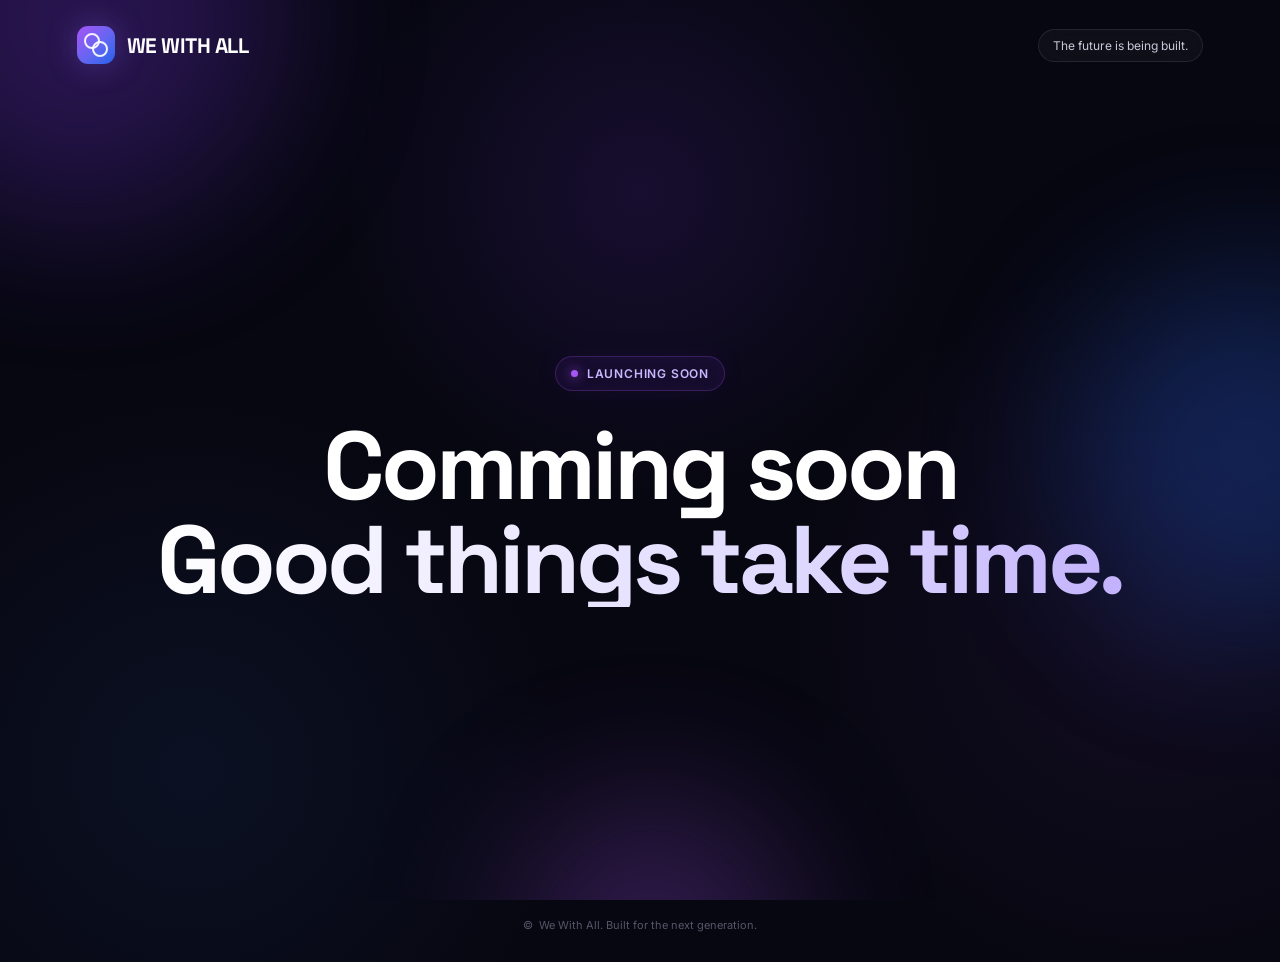
<file: cm.html>
<!DOCTYPE html>
<html lang="en">
<head>
  <meta charset="UTF-8" />
  <meta name="viewport" content="width=device-width, initial-scale=1.0" />
  <meta name="theme-color" content="#080812" />
  <meta
    name="description"
    content="We With All — Something powerful is coming. AI, careers, startups and the future of learning."
  />

  <title>We With All — Coming Soon</title>

  <link rel="preconnect" href="https://fonts.googleapis.com" />
  <link rel="preconnect" href="https://fonts.gstatic.com" crossorigin />
  <link
    href="https://fonts.googleapis.com/css2?family=Inter:wght@400;500;600;700;800&family=Space+Grotesk:wght@500;600;700&display=swap"
    rel="stylesheet"
  />

  <style>
    * {
      margin: 0;
      padding: 0;
      box-sizing: border-box;
    }

    :root {
      --bg: #070711;
      --bg2: #0b0b18;
      --text: #ffffff;
      --muted: #a5a5b8;
      --purple: #8b5cf6;
      --violet: #a855f7;
      --blue: #3b82f6;
      --cyan: #22d3ee;
      --border: rgba(255, 255, 255, 0.09);
    }

    html {
      scroll-behavior: smooth;
    }

    body {
      min-height: 100vh;
      overflow-x: hidden;
      background:
        radial-gradient(
          circle at 50% 20%,
          rgba(124, 58, 237, 0.14),
          transparent 30%
        ),
        radial-gradient(
          circle at 15% 80%,
          rgba(59, 130, 246, 0.08),
          transparent 28%
        ),
        radial-gradient(
          circle at 90% 65%,
          rgba(168, 85, 247, 0.07),
          transparent 28%
        ),
        var(--bg);
      color: var(--text);
      font-family: "Inter", sans-serif;
    }

    /* -------------------- BACKGROUND -------------------- */

    .background {
      position: fixed;
      inset: 0;
      z-index: -10;
      pointer-events: none;
      overflow: hidden;
    }

    .grid {
      position: absolute;
      inset: 0;
      opacity: 0.25;

      background-image:
        linear-gradient(rgba(255,255,255,0.025) 1px, transparent 1px),
        linear-gradient(90deg, rgba(255,255,255,0.025) 1px, transparent 1px);

      background-size: 55px 55px;

      mask-image: radial-gradient(
        ellipse at center,
        black 10%,
        transparent 78%
      );
      -webkit-mask-image: radial-gradient(
        ellipse at center,
        black 10%,
        transparent 78%
      );
    }

    .orb {
      position: absolute;
      border-radius: 50%;
      filter: blur(80px);
      opacity: 0.28;
      animation: float 12s ease-in-out infinite;
    }

    .orb.one {
      width: 400px;
      height: 400px;
      background: #7c3aed;
      top: -180px;
      left: -120px;
    }

    .orb.two {
      width: 360px;
      height: 360px;
      background: #2563eb;
      right: -150px;
      top: 30%;
      animation-delay: -4s;
    }

    .orb.three {
      width: 280px;
      height: 280px;
      background: #a855f7;
      left: 40%;
      bottom: -180px;
      animation-delay: -7s;
    }

    @keyframes float {
      0%, 100% {
        transform: translate3d(0, 0, 0) scale(1);
      }

      50% {
        transform: translate3d(30px, -35px, 0) scale(1.08);
      }
    }

    /* -------------------- NAV -------------------- */

    header {
      width: 100%;
      padding: 26px 6%;
      display: flex;
      align-items: center;
      justify-content: space-between;
      position: relative;
      z-index: 5;
    }

    .logo {
      display: flex;
      align-items: center;
      gap: 12px;
      text-decoration: none;
      color: white;
      font-family: "Space Grotesk", sans-serif;
      font-weight: 700;
      font-size: 21px;
      letter-spacing: -0.5px;
    }

    .logo-mark {
      width: 38px;
      height: 38px;
      border-radius: 11px;
      position: relative;

      background:
        linear-gradient(135deg, #a855f7, #6366f1 55%, #2563eb);

      box-shadow:
        0 0 30px rgba(139, 92, 246, 0.35);
    }

    .logo-mark::before,
    .logo-mark::after {
      content: "";
      position: absolute;
      border: 2px solid rgba(255,255,255,0.9);
      border-radius: 50%;
    }

    .logo-mark::before {
      width: 12px;
      height: 12px;
      left: 7px;
      top: 7px;
    }

    .logo-mark::after {
      width: 12px;
      height: 12px;
      right: 7px;
      bottom: 7px;
    }

    .nav-badge {
      padding: 8px 14px;
      border: 1px solid var(--border);
      background: rgba(255,255,255,0.035);
      border-radius: 100px;
      font-size: 12px;
      color: #c9c9d8;
      backdrop-filter: blur(15px);
    }

    /* -------------------- HERO -------------------- */

    main {
      min-height: calc(100vh - 92px);
      display: flex;
      align-items: center;
      justify-content: center;
      padding: 55px 20px 80px;
    }

    .hero {
      width: min(980px, 100%);
      text-align: center;
      position: relative;
    }

    .status {
      display: inline-flex;
      align-items: center;
      gap: 9px;
      padding: 9px 15px;
      border-radius: 100px;

      border: 1px solid rgba(168, 85, 247, 0.25);
      background: rgba(124, 58, 237, 0.08);

      color: #cbb7ff;
      font-size: 12px;
      font-weight: 600;
      letter-spacing: 0.8px;
      text-transform: uppercase;

      box-shadow:
        inset 0 0 20px rgba(168, 85, 247, 0.04),
        0 0 30px rgba(124, 58, 237, 0.06);
    }

    .status-dot {
      width: 7px;
      height: 7px;
      border-radius: 50%;
      background: #a855f7;
      box-shadow: 0 0 12px #a855f7;
      animation: pulse 1.8s infinite;
    }

    @keyframes pulse {
      0%, 100% {
        opacity: 1;
        transform: scale(1);
      }

      50% {
        opacity: 0.45;
        transform: scale(0.7);
      }
    }

    h1 {
      margin-top: 28px;

      font-family: "Space Grotesk", sans-serif;
      font-size: clamp(48px, 8vw, 96px);
      line-height: 0.98;
      letter-spacing: -4px;
      font-weight: 700;
    }

    .gradient-text {
      display: block;
      background:
        linear-gradient(
          90deg,
          #ffffff 0%,
          #ddd6fe 28%,
          #a78bfa 52%,
          #60a5fa 78%,
          #ffffff 100%
        );

      background-size: 250% auto;
      -webkit-background-clip: text;
      background-clip: text;
      color: transparent;

      animation: gradientMove 6s linear infinite;
    }

    @keyframes gradientMove {
      to {
        background-position: 250% center;
      }
    }

    .subtitle {
      max-width: 680px;
      margin: 28px auto 0;
      color: var(--muted);
      font-size: clamp(15px, 2vw, 18px);
      line-height: 1.75;
    }

    .subtitle strong {
      color: #ded7ff;
      font-weight: 600;
    }

    /* -------------------- COUNTDOWN -------------------- */

    .countdown {
      margin: 42px auto 0;
      display: flex;
      justify-content: center;
      gap: 12px;
      flex-wrap: wrap;
    }

    .time-box {
      min-width: 105px;
      padding: 18px 16px;

      border: 1px solid var(--border);
      background: rgba(255,255,255,0.035);
      border-radius: 18px;

      backdrop-filter: blur(18px);
      -webkit-backdrop-filter: blur(18px);

      box-shadow:
        inset 0 1px 0 rgba(255,255,255,0.04),
        0 15px 50px rgba(0,0,0,0.18);
    }

    .time-number {
      display: block;
      font-family: "Space Grotesk", sans-serif;
      font-size: 31px;
      font-weight: 700;
      letter-spacing: -1px;
    }

    .time-label {
      margin-top: 4px;
      display: block;
      color: #77778b;
      font-size: 10px;
      letter-spacing: 1.2px;
      text-transform: uppercase;
    }

    /* -------------------- CTA -------------------- */

    .waitlist {
      max-width: 540px;
      margin: 38px auto 0;
    }

    .input-wrapper {
      display: flex;
      padding: 5px;

      border-radius: 15px;

      background: rgba(255,255,255,0.045);
      border: 1px solid rgba(255,255,255,0.1);

      box-shadow:
        0 20px 60px rgba(0,0,0,0.25),
        inset 0 1px 0 rgba(255,255,255,0.04);

      backdrop-filter: blur(20px);
    }

    .input-wrapper input {
      flex: 1;
      min-width: 0;

      padding: 15px 17px;

      border: none;
      outline: none;
      background: transparent;

      color: white;
      font-size: 14px;
      font-family: inherit;
    }

    .input-wrapper input::placeholder {
      color: #686879;
    }

    .notify-btn {
      border: none;
      outline: none;
      cursor: pointer;

      padding: 13px 21px;
      border-radius: 11px;

      color: white;
      font-weight: 700;
      font-size: 13px;

      background:
        linear-gradient(135deg, #8b5cf6, #6366f1 50%, #3b82f6);

      box-shadow:
        0 8px 25px rgba(99,102,241,0.28);

      transition:
        transform 0.2s ease,
        box-shadow 0.2s ease;
    }

    .notify-btn:hover {
      transform: translateY(-2px);
      box-shadow:
        0 12px 35px rgba(99,102,241,0.4);
    }

    .success-message {
      display: none;
      margin-top: 12px;
      color: #a7f3d0;
      font-size: 13px;
    }

    /* -------------------- FEATURES -------------------- */

    .features {
      margin: 55px auto 0;

      display: grid;
      grid-template-columns: repeat(3, 1fr);
      gap: 12px;

      max-width: 760px;
    }

    .feature {
      padding: 18px;

      text-align: left;

      border: 1px solid rgba(255,255,255,0.07);
      background: rgba(255,255,255,0.025);

      border-radius: 16px;

      transition:
        transform 0.25s ease,
        background 0.25s ease,
        border-color 0.25s ease;
    }

    .feature:hover {
      transform: translateY(-4px);
      background: rgba(255,255,255,0.045);
      border-color: rgba(168,85,247,0.2);
    }

    .feature-icon {
      width: 35px;
      height: 35px;

      display: flex;
      align-items: center;
      justify-content: center;

      border-radius: 10px;

      background: linear-gradient(
        135deg,
        rgba(139,92,246,0.18),
        rgba(59,130,246,0.12)
      );

      color: #c4b5fd;
      margin-bottom: 13px;
    }

    .feature h3 {
      font-size: 13px;
      margin-bottom: 6px;
      font-weight: 700;
    }

    .feature p {
      color: #77778b;
      font-size: 11px;
      line-height: 1.55;
    }

    /* -------------------- FOOTER -------------------- */

    footer {
      position: relative;
      z-index: 2;

      padding: 20px 6% 30px;

      display: flex;
      justify-content: center;
      align-items: center;

      color: #555567;
      font-size: 11px;
      text-align: center;
    }

    footer span {
      color: #79798b;
    }

    /* -------------------- RESPONSIVE -------------------- */

    @media (max-width: 700px) {
      header {
        padding: 20px;
      }

      .nav-badge {
        display: none;
      }

      main {
        padding: 45px 18px 55px;
      }

      h1 {
        letter-spacing: -2.5px;
      }

      .subtitle {
        line-height: 1.65;
      }

      .countdown {
        gap: 8px;
      }

      .time-box {
        min-width: 76px;
        padding: 14px 10px;
      }

      .time-number {
        font-size: 24px;
      }

      .time-label {
        font-size: 8px;
      }

      .input-wrapper {
        flex-direction: column;
        gap: 5px;
      }

      .input-wrapper input {
        text-align: center;
        padding: 15px;
      }

      .notify-btn {
        width: 100%;
      }

      .features {
        grid-template-columns: 1fr;
        max-width: 420px;
      }

      .feature {
        text-align: center;
      }

      .feature-icon {
        margin-left: auto;
        margin-right: auto;
      }
    }
  </style>
</head>

<body>

  <!-- Background -->
  <div class="background">
    <div class="grid"></div>
    <div class="orb one"></div>
    <div class="orb two"></div>
    <div class="orb three"></div>
  </div>

  <!-- Header -->
  <header>
    <a href="index.html" class="logo">
      <span class="logo-mark"></span>
      WE WITH ALL
    </a>

    <div class="nav-badge">
      The future is being built.
    </div>
  </header>

  <!-- Main -->
  <main>
    <section class="hero">

      <div class="status">
        <span class="status-dot"></span>
        Launching Soon
      </div>

      <h1>
        <span>Comming soon</span>
        <span class="gradient-text">Good things take time.</span>
      </h1>



     

     

    </section>
  </main>

  <footer>
    © <span id="year"></span>&nbsp; We With All. Built for the next generation.
  </footer>

  <script>

    /* --------------------------------
       COUNTDOWN
       Change this date to your launch date.
    -------------------------------- */

    const launchDate = new Date("2026-09-30T00:00:00+05:30").getTime();

    function updateCountdown() {

      const now = new Date().getTime();
      const difference = launchDate - now;

      if (difference <= 0) {
        document.getElementById("days").textContent = "00";
        document.getElementById("hours").textContent = "00";
        document.getElementById("minutes").textContent = "00";
        document.getElementById("seconds").textContent = "00";
        return;
      }

      const days = Math.floor(
        difference / (1000 * 60 * 60 * 24)
      );

      const hours = Math.floor(
        (difference / (1000 * 60 * 60)) % 24
      );

      const minutes = Math.floor(
        (difference / (1000 * 60)) % 60
      );

      const seconds = Math.floor(
        (difference / 1000) % 60
      );

      document.getElementById("days").textContent =
        String(days).padStart(2, "0");

      document.getElementById("hours").textContent =
        String(hours).padStart(2, "0");

      document.getElementById("minutes").textContent =
        String(minutes).padStart(2, "0");

      document.getElementById("seconds").textContent =
        String(seconds).padStart(2, "0");
    }

    updateCountdown();
    setInterval(updateCountdown, 1000);


    /* --------------------------------
       WAITLIST DEMO
       Replace this with your backend/API.
    -------------------------------- */

    document
      .getElementById("waitlistForm")
      .addEventListener("submit", function (event) {

        event.preventDefault();

        const email = document
          .getElementById("email")
          .value
          .trim();

        if (!email) return;

        document.getElementById("successMessage").style.display = "block";

        document.getElementById("email").value = "";

      });


    /* --------------------------------
       CURRENT YEAR
    -------------------------------- */

    document.getElementById("year").textContent =
      new Date().getFullYear();

  </script>

</body>
</html>
</file>
